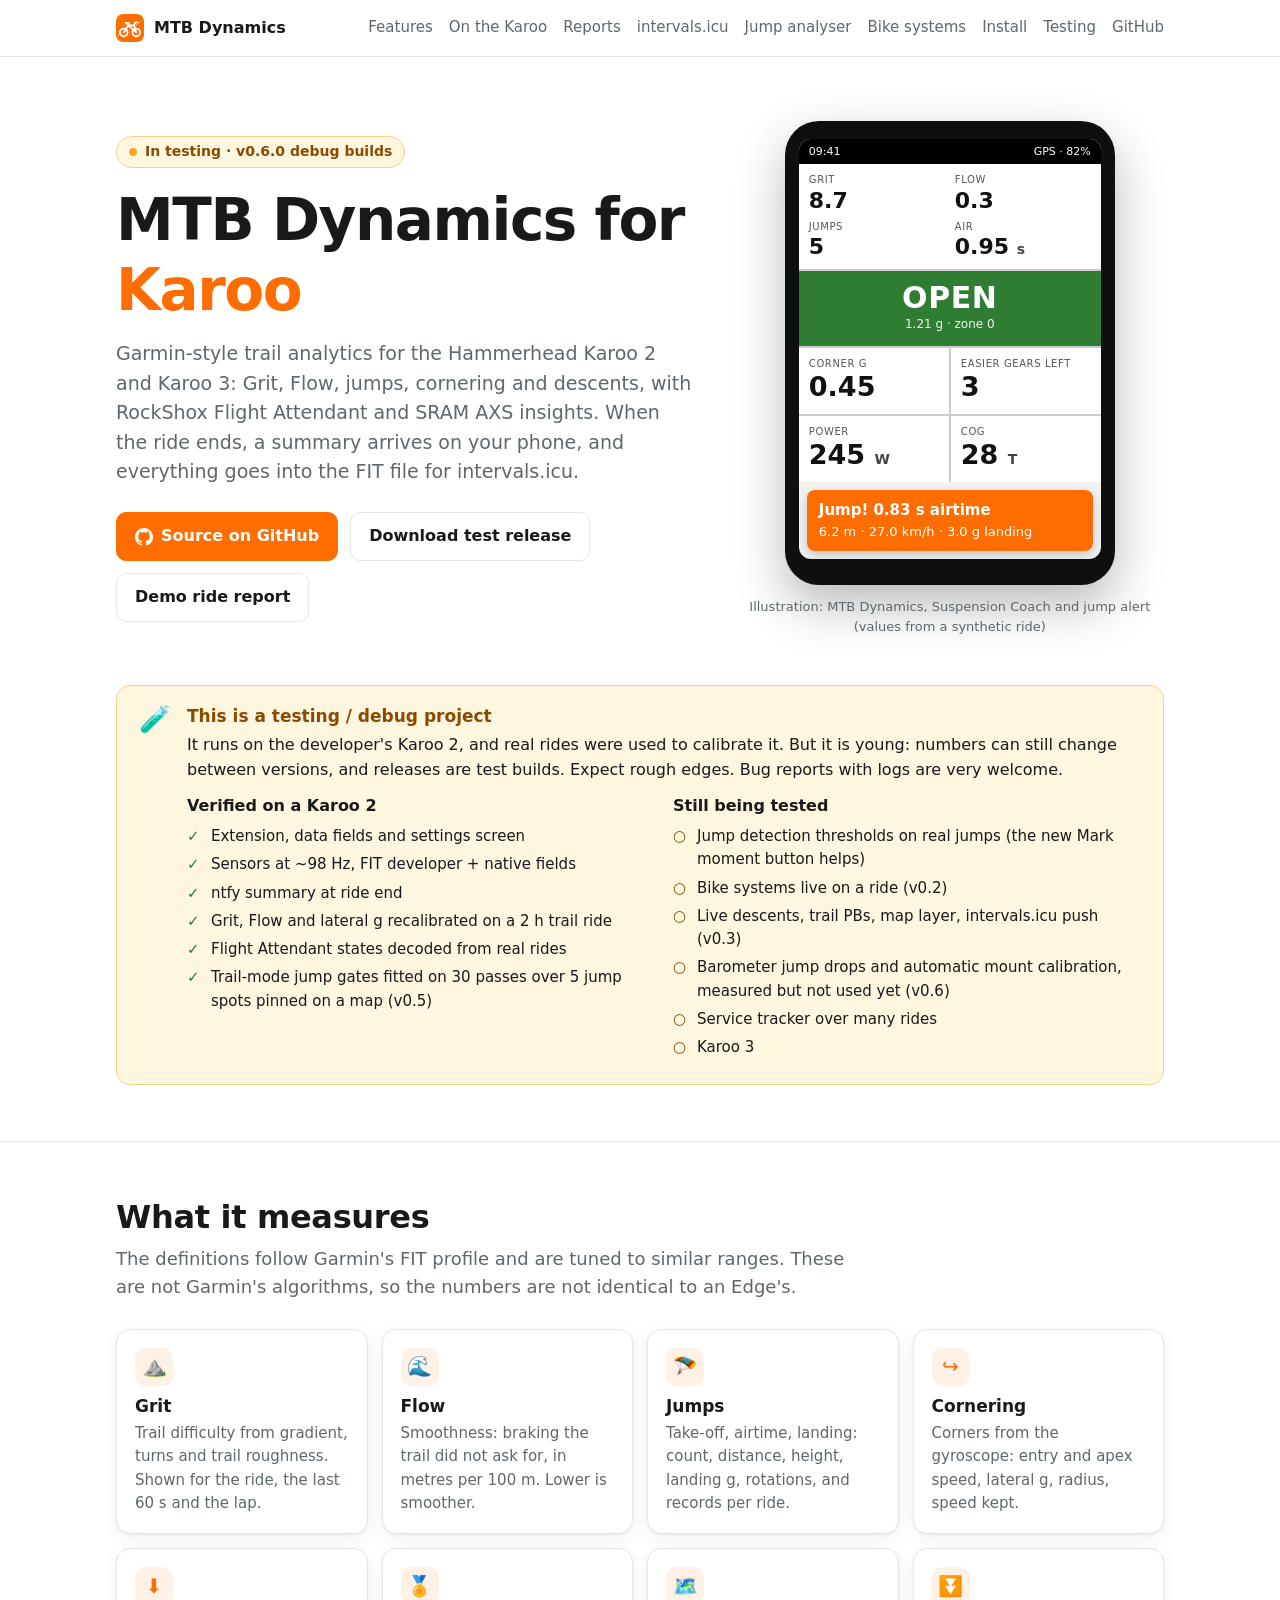
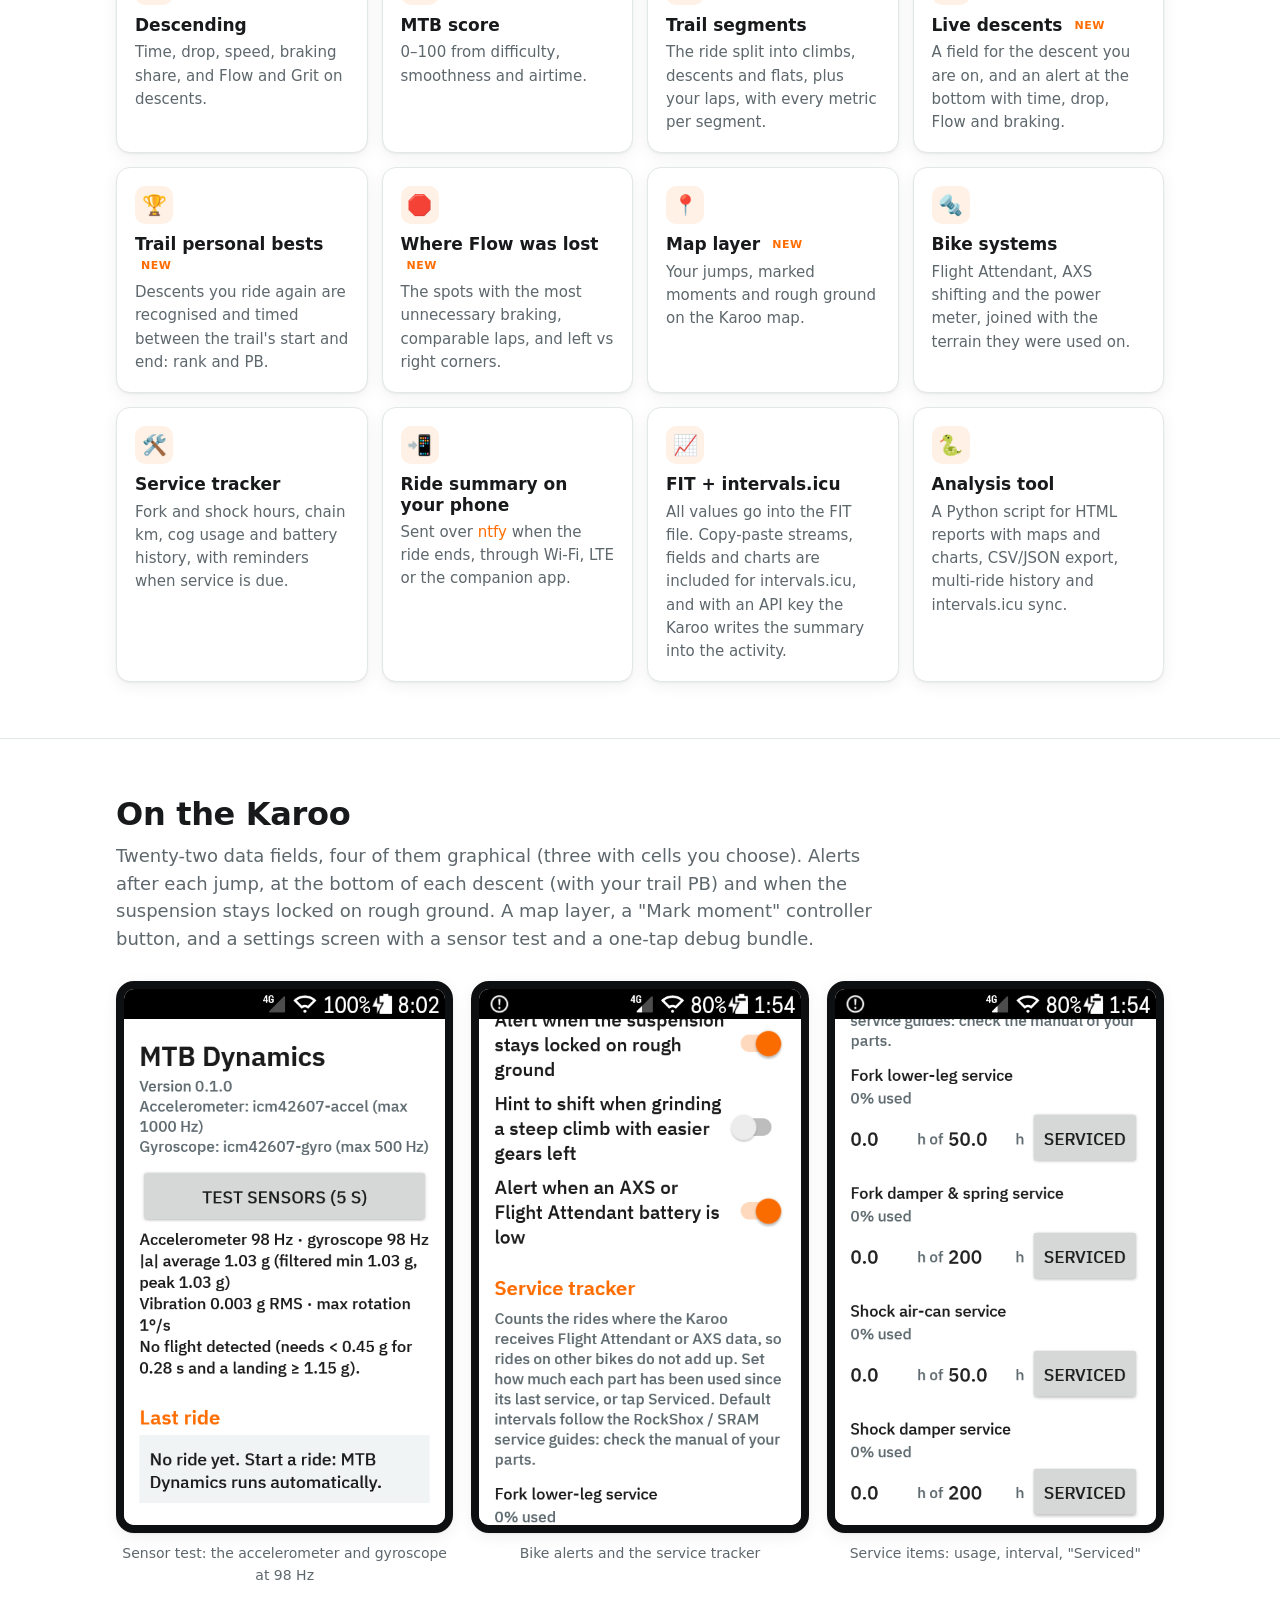
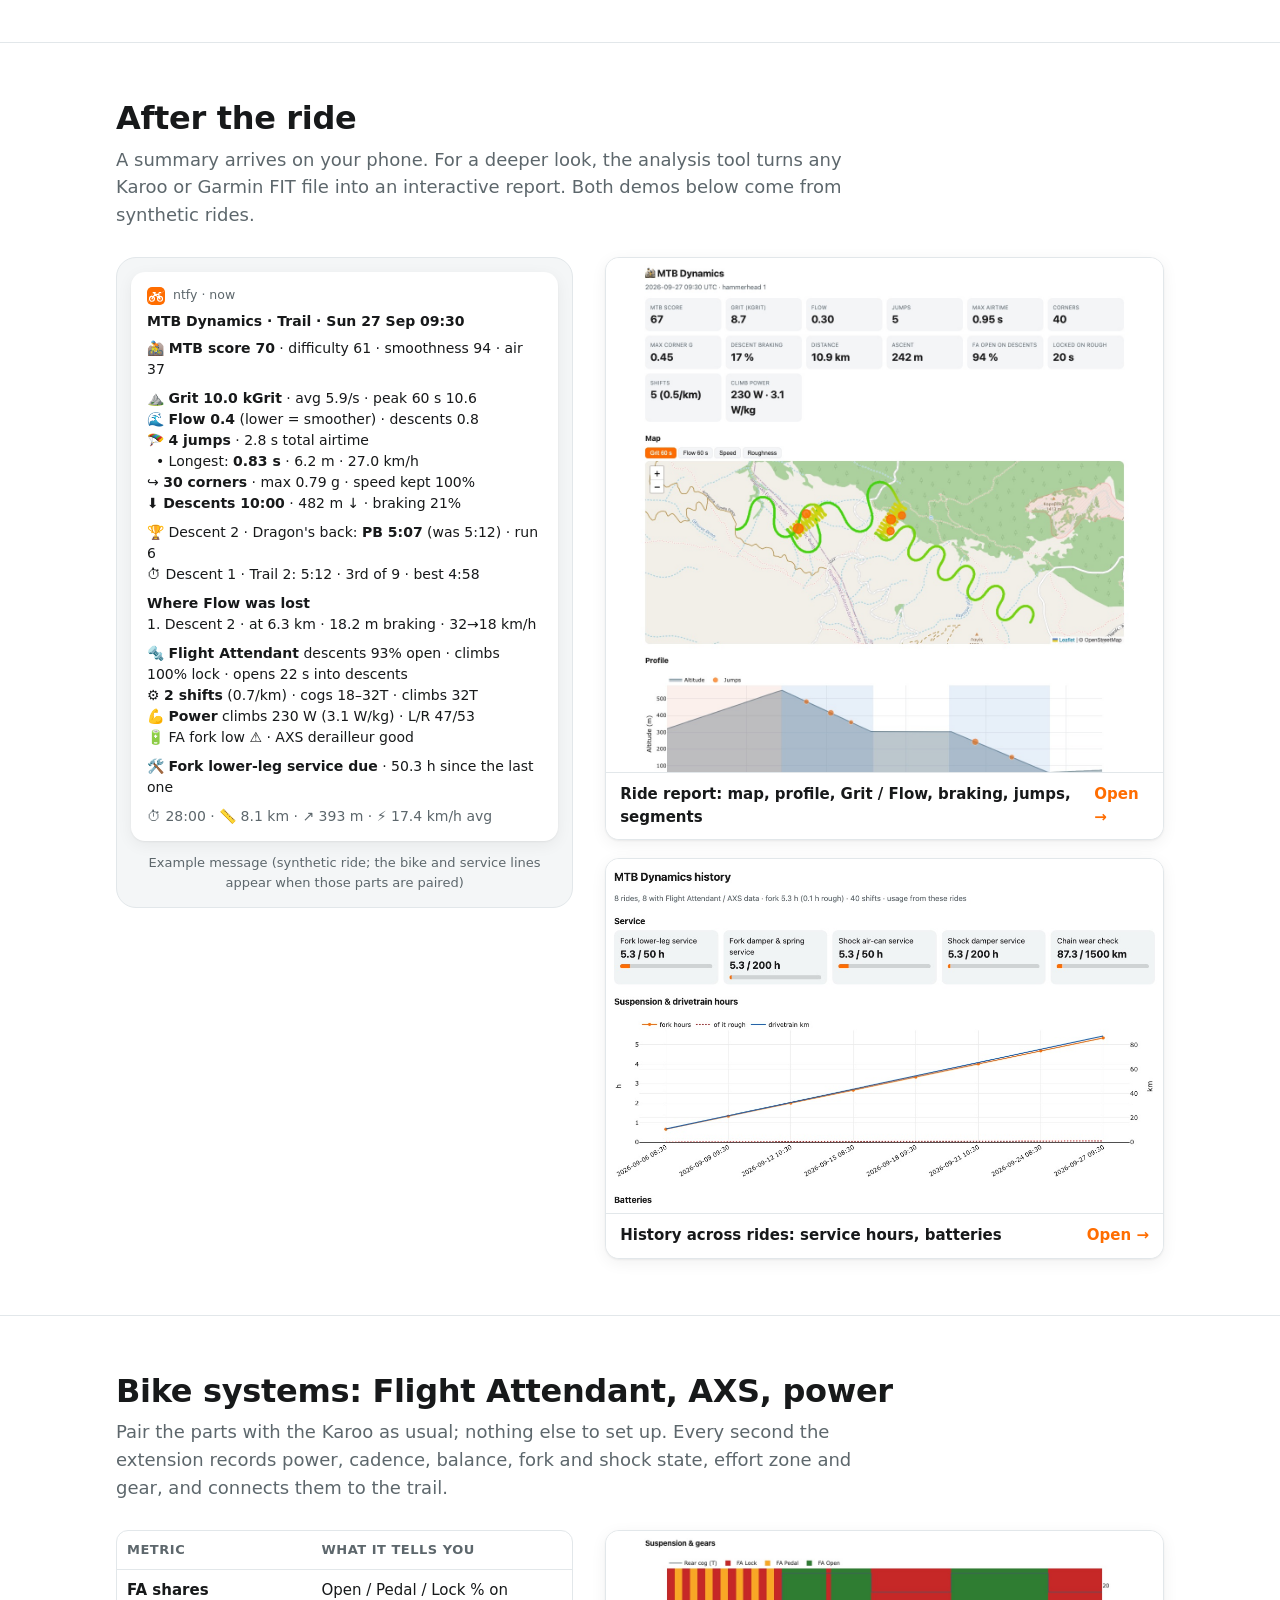
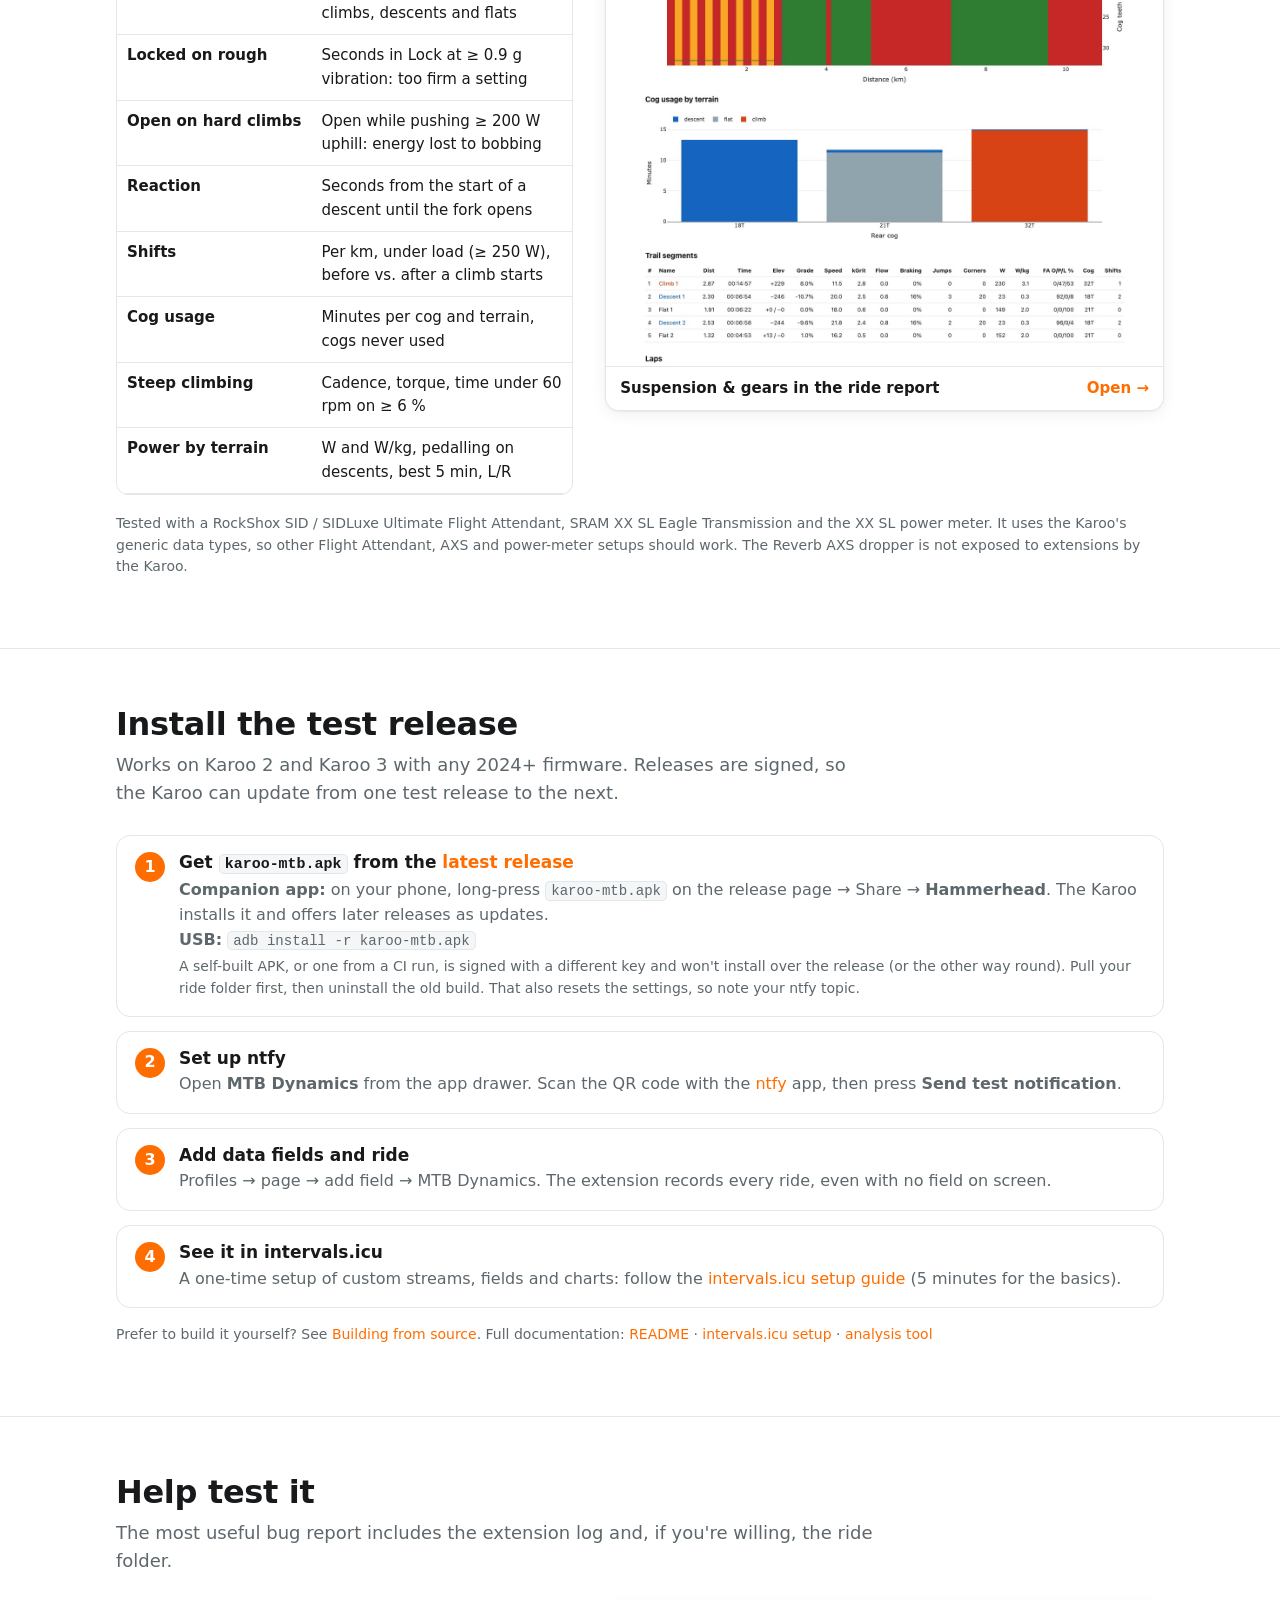
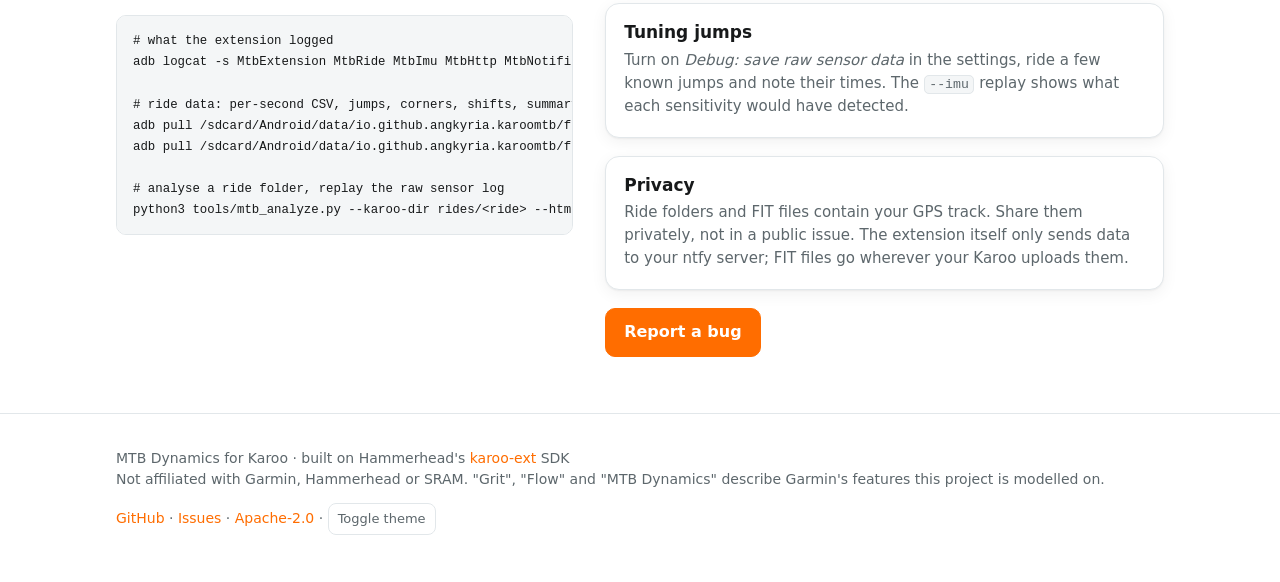
<file: docs/index.html>
<!doctype html>
<html lang="en">
<head>
<meta charset="utf-8">
<meta name="viewport" content="width=device-width, initial-scale=1">
<title>MTB Dynamics for Karoo</title>
<meta name="description" content="Garmin-style MTB Dynamics for Hammerhead Karoo 2 and Karoo 3: Grit, Flow, jumps, cornering, descents and trail segments, plus RockShox Flight Attendant and SRAM AXS analytics. Testing builds.">
<meta property="og:title" content="MTB Dynamics for Karoo">
<meta property="og:description" content="Grit, Flow, jumps and trail analytics for Hammerhead Karoo, with Flight Attendant and AXS insights. Open source, in testing.">
<meta property="og:image" content="https://angkyria.github.io/karoo-mtb/img/report.jpg">
<meta property="og:type" content="website">
<link rel="icon" href="img/icon.svg" type="image/svg+xml">
<link rel="stylesheet" href="site.css">
</head>
<body>
<nav>
  <div class="wrap">
    <a class="brand" href="#top"><img src="img/icon.svg" alt="">MTB Dynamics</a>
    <div class="links">
      <a href="#features">Features</a>
      <a class="opt" href="#karoo">On the Karoo</a>
      <a href="#report">Reports</a>
      <a href="intervals-icu.html">intervals.icu</a>
      <a href="analyser/">Jump analyser</a>
      <a class="opt" href="#bike">Bike systems</a>
      <a href="#install">Install</a>
      <a href="#testing">Testing</a>
      <a href="https://github.com/angkyria/karoo-mtb">GitHub</a>
    </div>
  </div>
</nav>

<header class="hero" id="top">
  <div class="wrap hero-grid">
    <div>
      <span class="pill">In testing · v0.6.0 debug builds</span>
      <h1>MTB Dynamics for <span>Karoo</span></h1>
      <p>Garmin-style trail analytics for the Hammerhead Karoo 2 and Karoo 3: Grit, Flow, jumps,
        cornering and descents, with RockShox Flight Attendant and SRAM AXS insights. When the ride
        ends, a summary arrives on your phone, and everything goes into the FIT file for intervals.icu.</p>
      <div class="buttons">
        <a class="btn primary" href="https://github.com/angkyria/karoo-mtb">
          <svg viewBox="0 0 16 16" fill="currentColor" aria-hidden="true"><path d="M8 0C3.58 0 0 3.58 0 8c0 3.54 2.29 6.53 5.47 7.59.4.07.55-.17.55-.38 0-.19-.01-.82-.01-1.49-2.01.37-2.53-.49-2.69-.94-.09-.23-.48-.94-.82-1.13-.28-.15-.68-.52-.01-.53.63-.01 1.08.58 1.23.82.72 1.21 1.87.87 2.33.66.07-.52.28-.87.51-1.07-1.78-.2-3.64-.89-3.64-3.95 0-.87.31-1.59.82-2.15-.08-.2-.36-1.02.08-2.12 0 0 .67-.21 2.2.82.64-.18 1.32-.27 2-.27.68 0 1.36.09 2 .27 1.53-1.04 2.2-.82 2.2-.82.44 1.1.16 1.92.08 2.12.51.56.82 1.27.82 2.15 0 3.07-1.87 3.75-3.65 3.95.29.25.54.73.54 1.48 0 1.07-.01 1.93-.01 2.2 0 .21.15.46.55.38A8.013 8.013 0 0016 8c0-4.42-3.58-8-8-8z"/></svg>
          Source on GitHub</a>
        <a class="btn" href="https://github.com/angkyria/karoo-mtb/releases/latest">Download test release</a>
        <a class="btn" href="demo/report.html">Demo ride report</a>
      </div>
    </div>
    <div>
      <div class="karoo" role="img" aria-label="Illustration of MTB Dynamics data fields on a Karoo screen">
        <div class="screen">
          <div class="statusbar"><span>09:41</span><span>GPS · 82%</span></div>
          <div class="tiles">
            <div class="tile wide">
              <div class="quad">
                <div><div class="k">Grit</div><div class="v">8.7</div></div>
                <div><div class="k">Flow</div><div class="v">0.3</div></div>
                <div><div class="k">Jumps</div><div class="v">5</div></div>
                <div><div class="k">Air</div><div class="v">0.95 <small>s</small></div></div>
              </div>
            </div>
            <div class="tile wide coach">
              <div class="v">OPEN</div>
              <div class="h">1.21 g · zone 0</div>
            </div>
            <div class="tile"><div class="k">Corner G</div><div class="v">0.45</div></div>
            <div class="tile"><div class="k">Easier gears left</div><div class="v">3</div></div>
            <div class="tile"><div class="k">Power</div><div class="v">245 <small>W</small></div></div>
            <div class="tile"><div class="k">Cog</div><div class="v">28 <small>T</small></div></div>
          </div>
          <div class="alert"><b>Jump! 0.83 s airtime</b>6.2 m · 27.0 km/h · 3.0 g landing</div>
        </div>
      </div>
      <div class="caption">Illustration: MTB Dynamics, Suspension Coach and jump alert (values from a synthetic ride)</div>
    </div>
  </div>
</header>

<section id="status" style="border-top:0; padding-top:0">
  <div class="wrap">
    <div class="banner">
      <div class="icon" aria-hidden="true">🧪</div>
      <div>
        <h3>This is a testing / debug project</h3>
        <p>It runs on the developer's Karoo 2, and real rides were used to calibrate it. But it is young:
          numbers can still change between versions, and releases are test builds. Expect rough edges. Bug reports with logs are very welcome.</p>
        <div class="cols2">
          <div>
            <strong>Verified on a Karoo 2</strong>
            <ul class="check">
              <li>Extension, data fields and settings screen</li>
              <li>Sensors at ~98 Hz, FIT developer + native fields</li>
              <li>ntfy summary at ride end</li>
              <li>Grit, Flow and lateral g recalibrated on a 2 h trail ride</li>
              <li>Flight Attendant states decoded from real rides</li>
              <li>Trail-mode jump gates fitted on 30 passes over 5 jump spots pinned on a map (v0.5)</li>
            </ul>
          </div>
          <div>
            <strong>Still being tested</strong>
            <ul class="todo">
              <li>Jump detection thresholds on real jumps (the new Mark moment button helps)</li>
              <li>Bike systems live on a ride (v0.2)</li>
              <li>Live descents, trail PBs, map layer, intervals.icu push (v0.3)</li>
              <li>Barometer jump drops and automatic mount calibration, measured but not used yet (v0.6)</li>
              <li>Service tracker over many rides</li>
              <li>Karoo 3</li>
            </ul>
          </div>
        </div>
      </div>
    </div>
  </div>
</section>

<section id="features">
  <div class="wrap">
    <h2>What it measures</h2>
    <p class="lead">The definitions follow Garmin's FIT profile and are tuned to similar ranges. These are not Garmin's algorithms, so the numbers are not identical to an Edge's.</p>
    <div class="grid">
      <div class="card"><div class="ic">⛰️</div><h3>Grit</h3><p>Trail difficulty from gradient, turns and trail roughness. Shown for the ride, the last 60 s and the lap.</p></div>
      <div class="card"><div class="ic">🌊</div><h3>Flow</h3><p>Smoothness: braking the trail did not ask for, in metres per 100 m. Lower is smoother.</p></div>
      <div class="card"><div class="ic">🪂</div><h3>Jumps</h3><p>Take-off, airtime, landing: count, distance, height, landing g, rotations, and records per ride.</p></div>
      <div class="card"><div class="ic">↪️</div><h3>Cornering</h3><p>Corners from the gyroscope: entry and apex speed, lateral g, radius, speed kept.</p></div>
      <div class="card"><div class="ic">⬇️</div><h3>Descending</h3><p>Time, drop, speed, braking share, and Flow and Grit on descents.</p></div>
      <div class="card"><div class="ic">🏅</div><h3>MTB score</h3><p>0–100 from difficulty, smoothness and airtime.</p></div>
      <div class="card"><div class="ic">🗺️</div><h3>Trail segments</h3><p>The ride split into climbs, descents and flats, plus your laps, with every metric per segment.</p></div>
      <div class="card"><div class="ic">⏬</div><h3>Live descents <span class="tag">new</span></h3><p>A field for the descent you are on, and an alert at the bottom with time, drop, Flow and braking.</p></div>
      <div class="card"><div class="ic">🏆</div><h3>Trail personal bests <span class="tag">new</span></h3><p>Descents you ride again are recognised and timed between the trail's start and end: rank and PB.</p></div>
      <div class="card"><div class="ic">🛑</div><h3>Where Flow was lost <span class="tag">new</span></h3><p>The spots with the most unnecessary braking, comparable laps, and left vs right corners.</p></div>
      <div class="card"><div class="ic">📍</div><h3>Map layer <span class="tag">new</span></h3><p>Your jumps, marked moments and rough ground on the Karoo map.</p></div>
      <div class="card"><div class="ic">🔩</div><h3>Bike systems</h3><p>Flight Attendant, AXS shifting and the power meter, joined with the terrain they were used on.</p></div>
      <div class="card"><div class="ic">🛠️</div><h3>Service tracker</h3><p>Fork and shock hours, chain km, cog usage and battery history, with reminders when service is due.</p></div>
      <div class="card"><div class="ic">📲</div><h3>Ride summary on your phone</h3><p>Sent over <a href="https://ntfy.sh">ntfy</a> when the ride ends, through Wi-Fi, LTE or the companion app.</p></div>
      <div class="card"><div class="ic">📈</div><h3>FIT + intervals.icu</h3><p>All values go into the FIT file. Copy-paste streams, fields and charts are included for intervals.icu, and with an API key the Karoo writes the summary into the activity.</p></div>
      <div class="card"><div class="ic">🐍</div><h3>Analysis tool</h3><p>A Python script for HTML reports with maps and charts, CSV/JSON export, multi-ride history and intervals.icu sync.</p></div>
    </div>
  </div>
</section>

<section id="karoo">
  <div class="wrap">
    <h2>On the Karoo</h2>
    <p class="lead">Twenty-two data fields, four of them graphical (three with cells you choose). Alerts after each jump, at the bottom of each descent (with your trail PB) and when the suspension stays locked on rough ground. A map layer, a "Mark moment" controller button, and a settings screen with a sensor test and a one-tap debug bundle.</p>
    <div class="shots">
      <figure class="shot"><img src="img/karoo-sensors.png" alt="Settings screen with the sensor test result on a Karoo 2" loading="lazy" width="480" height="800"><figcaption>Sensor test: the accelerometer and gyroscope at 98 Hz</figcaption></figure>
      <figure class="shot"><img src="img/karoo-alerts.png" alt="Bike-system alert switches and service tracker introduction" loading="lazy" width="480" height="800"><figcaption>Bike alerts and the service tracker</figcaption></figure>
      <figure class="shot"><img src="img/karoo-service.png" alt="Service items with hours used, interval and a Serviced button" loading="lazy" width="480" height="800"><figcaption>Service items: usage, interval, "Serviced"</figcaption></figure>
    </div>
  </div>
</section>

<section id="report">
  <div class="wrap">
    <h2>After the ride</h2>
    <p class="lead">A summary arrives on your phone. For a deeper look, the analysis tool turns any Karoo or Garmin FIT file into an interactive report. Both demos below come from synthetic rides.</p>
    <div class="split">
      <div class="phone">
        <div class="notif">
          <div class="app"><img src="img/icon.svg" alt="">ntfy · now</div>
          <div class="title">MTB Dynamics · Trail · Sun 27 Sep 09:30</div>
          <p><strong>🚵 MTB score 70</strong> · difficulty 61 · smoothness 94 · air 37</p>
          <p>⛰️ <strong>Grit 10.0 kGrit</strong> · avg 5.9/s · peak 60 s 10.6<br>
            🌊 <strong>Flow 0.4</strong> (lower = smoother) · descents 0.8<br>
            🪂 <strong>4 jumps</strong> · 2.8 s total airtime<br>
            &nbsp;&nbsp;• Longest: <strong>0.83 s</strong> · 6.2 m · 27.0 km/h<br>
            ↪️ <strong>30 corners</strong> · max 0.79 g · speed kept 100%<br>
            ⬇️ <strong>Descents 10:00</strong> · 482 m ↓ · braking 21%</p>
          <p>🏆 Descent 2 · Dragon's back: <strong>PB 5:07</strong> (was 5:12) · run 6<br>
            ⏱ Descent 1 · Trail 2: 5:12 · 3rd of 9 · best 4:58</p>
          <p><strong>Where Flow was lost</strong><br>
            1. Descent 2 · at 6.3 km · 18.2 m braking · 32→18 km/h</p>
          <p>🔩 <strong>Flight Attendant</strong> descents 93% open · climbs 100% lock · opens 22 s into descents<br>
            ⚙️ <strong>2 shifts</strong> (0.7/km) · cogs 18–32T · climbs 32T<br>
            💪 <strong>Power</strong> climbs 230 W (3.1 W/kg) · L/R 47/53<br>
            🔋 FA fork low ⚠️ · AXS derailleur good</p>
          <p>🛠️ <strong>Fork lower-leg service due</strong> · 50.3 h since the last one</p>
          <p>⏱ 28:00 · 📏 8.1 km · ↗ 393 m · ⚡ 17.4 km/h avg</p>
        </div>
        <div class="caption">Example message (synthetic ride; the bike and service lines appear when those parts are paired)</div>
      </div>
      <div class="stack">
        <a class="preview" href="demo/report.html">
          <img src="img/report.jpg" alt="Ride report: score cards, map coloured by Grit, altitude profile with jumps" loading="lazy" width="1280" height="1180">
          <div class="bar">Ride report: map, profile, Grit / Flow, braking, jumps, segments <span>Open →</span></div>
        </a>
        <a class="preview" href="demo/history.html">
          <img src="img/history.jpg" alt="History report: service cards and cumulative suspension hours" loading="lazy" width="1100" height="700">
          <div class="bar">History across rides: service hours, batteries <span>Open →</span></div>
        </a>
      </div>
    </div>
  </div>
</section>

<section id="bike">
  <div class="wrap">
    <h2>Bike systems: Flight Attendant, AXS, power</h2>
    <p class="lead">Pair the parts with the Karoo as usual; nothing else to set up. Every second the extension records power, cadence, balance, fork and shock state, effort zone and gear, and connects them to the trail.</p>
    <div class="split">
      <div class="table-wrap">
        <table>
          <tr><th>Metric</th><th>What it tells you</th></tr>
          <tr><td>FA shares</td><td>Open / Pedal / Lock % on climbs, descents and flats</td></tr>
          <tr><td>Locked on rough</td><td>Seconds in Lock at ≥ 0.9 g vibration: too firm a setting</td></tr>
          <tr><td>Open on hard climbs</td><td>Open while pushing ≥ 200 W uphill: energy lost to bobbing</td></tr>
          <tr><td>Reaction</td><td>Seconds from the start of a descent until the fork opens</td></tr>
          <tr><td>Shifts</td><td>Per km, under load (≥ 250 W), before vs. after a climb starts</td></tr>
          <tr><td>Cog usage</td><td>Minutes per cog and terrain, cogs never used</td></tr>
          <tr><td>Steep climbing</td><td>Cadence, torque, time under 60 rpm on ≥ 6 %</td></tr>
          <tr><td>Power by terrain</td><td>W and W/kg, pedalling on descents, best 5 min, L/R</td></tr>
        </table>
      </div>
      <a class="preview" href="demo/report.html">
        <img src="img/bike.jpg" alt="Suspension & gears chart: Flight Attendant state band with the rear cog, cog minutes per terrain, segment table with power and FA shares" loading="lazy" width="1280" height="1000">
        <div class="bar">Suspension &amp; gears in the ride report <span>Open →</span></div>
      </a>
    </div>
    <p class="muted small" style="margin-top:18px">Tested with a RockShox SID / SIDLuxe Ultimate Flight Attendant, SRAM XX SL Eagle Transmission and the XX SL power meter. It uses the Karoo's generic data types, so other Flight Attendant, AXS and power-meter setups should work. The Reverb AXS dropper is not exposed to extensions by the Karoo.</p>
  </div>
</section>

<section id="install">
  <div class="wrap">
    <h2>Install the test release</h2>
    <p class="lead">Works on Karoo 2 and Karoo 3 with any 2024+ firmware. Releases are signed, so the Karoo can update from one test release to the next.</p>
    <ol class="steps">
      <li><h3>Get <code>karoo-mtb.apk</code> from the <a href="https://github.com/angkyria/karoo-mtb/releases/latest">latest release</a></h3>
        <p><strong>Companion app:</strong> on your phone, long-press <code>karoo-mtb.apk</code> on the release page → Share → <strong>Hammerhead</strong>. The Karoo installs it and offers later releases as updates.<br>
          <strong>USB:</strong> <code>adb install -r karoo-mtb.apk</code></p>
        <p class="small">A self-built APK, or one from a CI run, is signed with a different key and won't install over the release (or the other way round). Pull your ride folder first, then uninstall the old build. That also resets the settings, so note your ntfy topic.</p></li>
      <li><h3>Set up ntfy</h3>
        <p>Open <strong>MTB Dynamics</strong> from the app drawer. Scan the QR code with the <a href="https://ntfy.sh">ntfy</a> app, then press <strong>Send test notification</strong>.</p></li>
      <li><h3>Add data fields and ride</h3>
        <p>Profiles → page → add field → MTB Dynamics. The extension records every ride, even with no field on screen.</p></li>
      <li><h3>See it in intervals.icu</h3>
        <p>A one-time setup of custom streams, fields and charts: follow the <a href="intervals-icu.html">intervals.icu setup guide</a> (5 minutes for the basics).</p></li>
    </ol>
    <p class="muted small" style="margin-top:16px">Prefer to build it yourself? See <a href="https://github.com/angkyria/karoo-mtb#building-from-source">Building from source</a>. Full documentation: <a href="https://github.com/angkyria/karoo-mtb#readme">README</a> · <a href="https://github.com/angkyria/karoo-mtb/blob/main/intervals-icu/README.md">intervals.icu setup</a> · <a href="https://github.com/angkyria/karoo-mtb/tree/main/tools">analysis tool</a></p>
  </div>
</section>

<section id="testing">
  <div class="wrap">
    <h2>Help test it</h2>
    <p class="lead">The most useful bug report includes the extension log and, if you're willing, the ride folder.</p>
    <div class="split">
      <div>
        <pre><code># what the extension logged
adb logcat -s MtbExtension MtbRide MtbImu MtbHttp MtbNotifier

# ride data: per-second CSV, jumps, corners, shifts, summary
adb pull /sdcard/Android/data/io.github.angkyria.karoomtb/files/rides
adb pull /sdcard/Android/data/io.github.angkyria.karoomtb/files/service.json

# analyse a ride folder, replay the raw sensor log
python3 tools/mtb_analyze.py --karoo-dir rides/&lt;ride&gt; --html report.html --imu</code></pre>
      </div>
      <div class="stack">
        <div class="card"><h3>Tuning jumps</h3><p>Turn on <em>Debug: save raw sensor data</em> in the settings, ride a few known jumps and note their times. The <code>--imu</code> replay shows what each sensitivity would have detected.</p></div>
        <div class="card"><h3>Privacy</h3><p>Ride folders and FIT files contain your GPS track. Share them privately, not in a public issue. The extension itself only sends data to your ntfy server; FIT files go wherever your Karoo uploads them.</p></div>
        <a class="btn primary" href="https://github.com/angkyria/karoo-mtb/issues/new/choose" style="justify-self:start">Report a bug</a>
      </div>
    </div>
  </div>
</section>

<footer>
  <div class="wrap">
    <div>MTB Dynamics for Karoo · built on Hammerhead's <a href="https://github.com/hammerheadnav/karoo-ext">karoo-ext</a> SDK<br>
      Not affiliated with Garmin, Hammerhead or SRAM. "Grit", "Flow" and "MTB Dynamics" describe Garmin's features this project is modelled on.</div>
    <div><a href="https://github.com/angkyria/karoo-mtb">GitHub</a> · <a href="https://github.com/angkyria/karoo-mtb/issues">Issues</a> · <a href="https://github.com/angkyria/karoo-mtb/blob/main/LICENSE">Apache-2.0</a> · <button class="theme-toggle" id="theme" type="button">Toggle theme</button></div>
  </div>
</footer>
<script>
  (function () {
    var root = document.documentElement, key = 'karoo-mtb-theme';
    try { var saved = localStorage.getItem(key); if (saved) root.setAttribute('data-theme', saved); } catch (e) {}
    document.getElementById('theme').addEventListener('click', function () {
      var dark = root.getAttribute('data-theme') ? root.getAttribute('data-theme') === 'dark'
        : matchMedia('(prefers-color-scheme: dark)').matches;
      var next = dark ? 'light' : 'dark';
      root.setAttribute('data-theme', next);
      try { localStorage.setItem(key, next); } catch (e) {}
    });
  })();
</script>
</body>
</html>
</file>
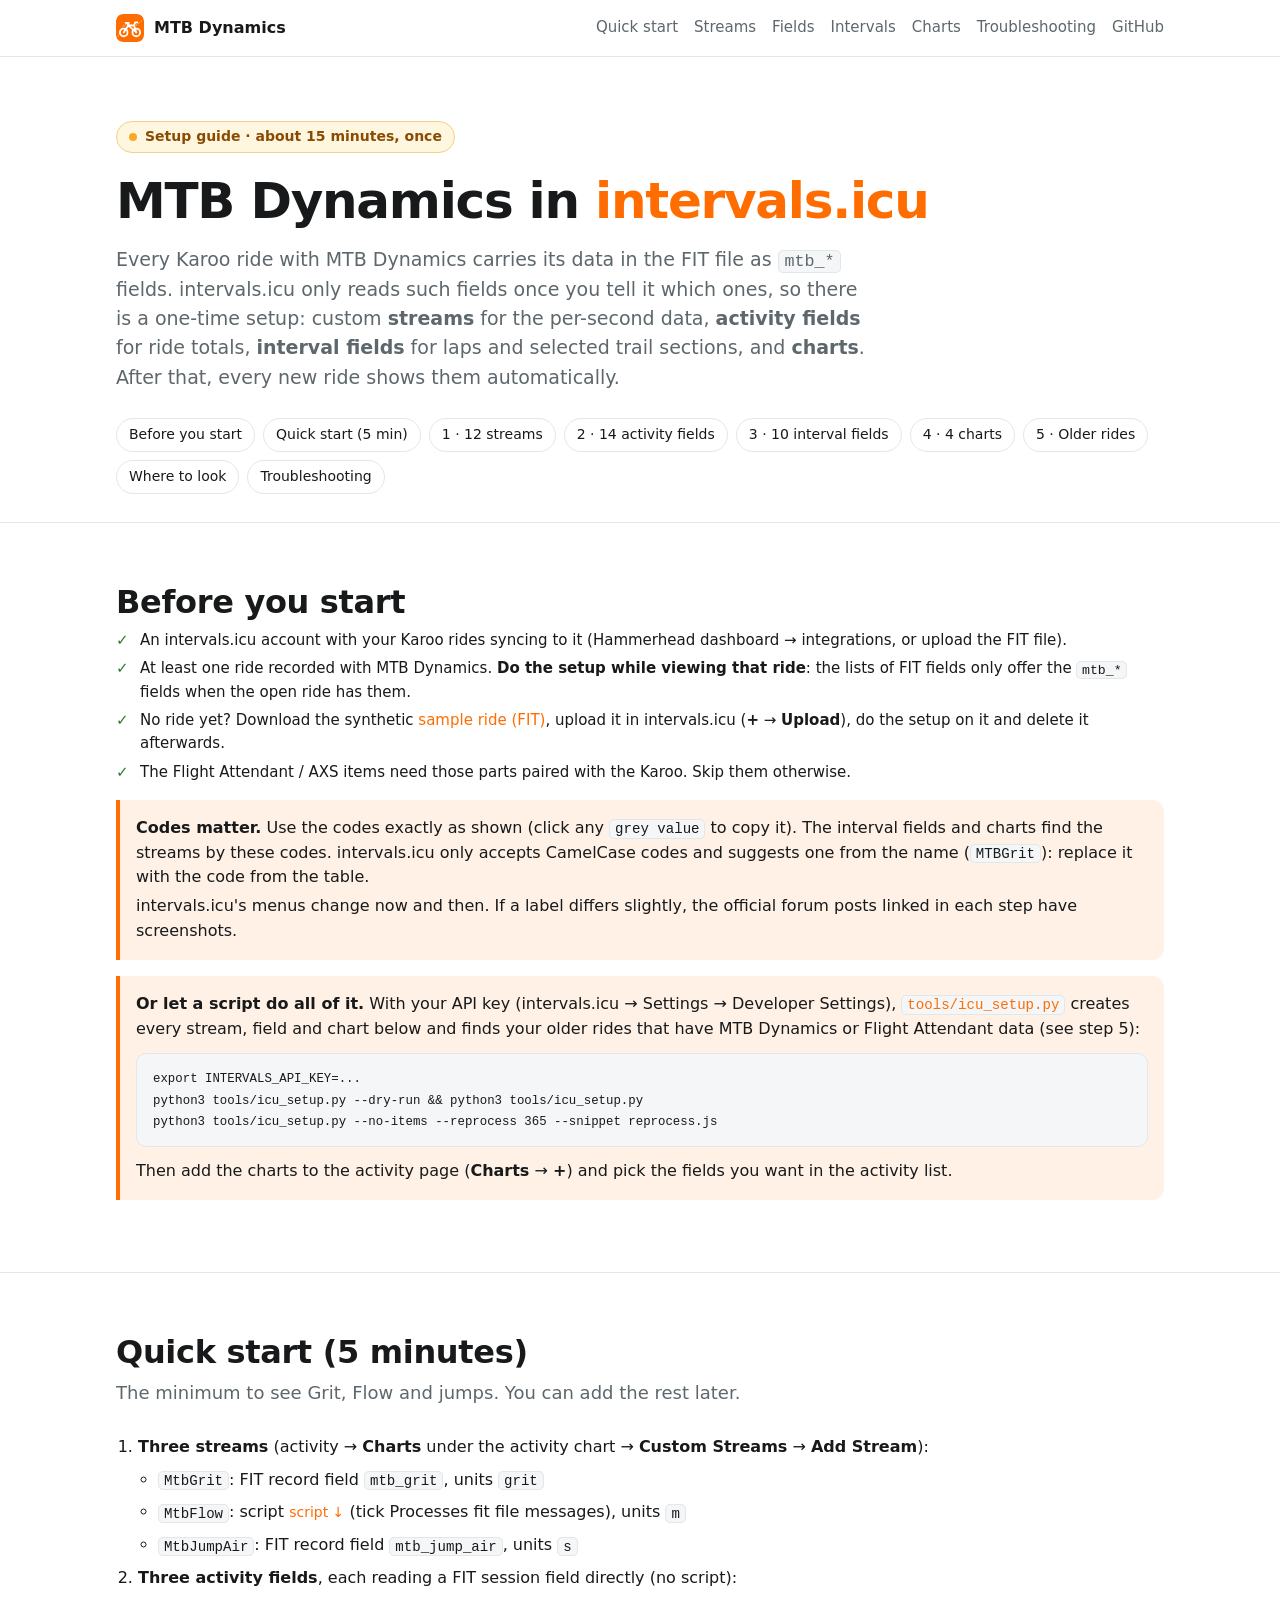
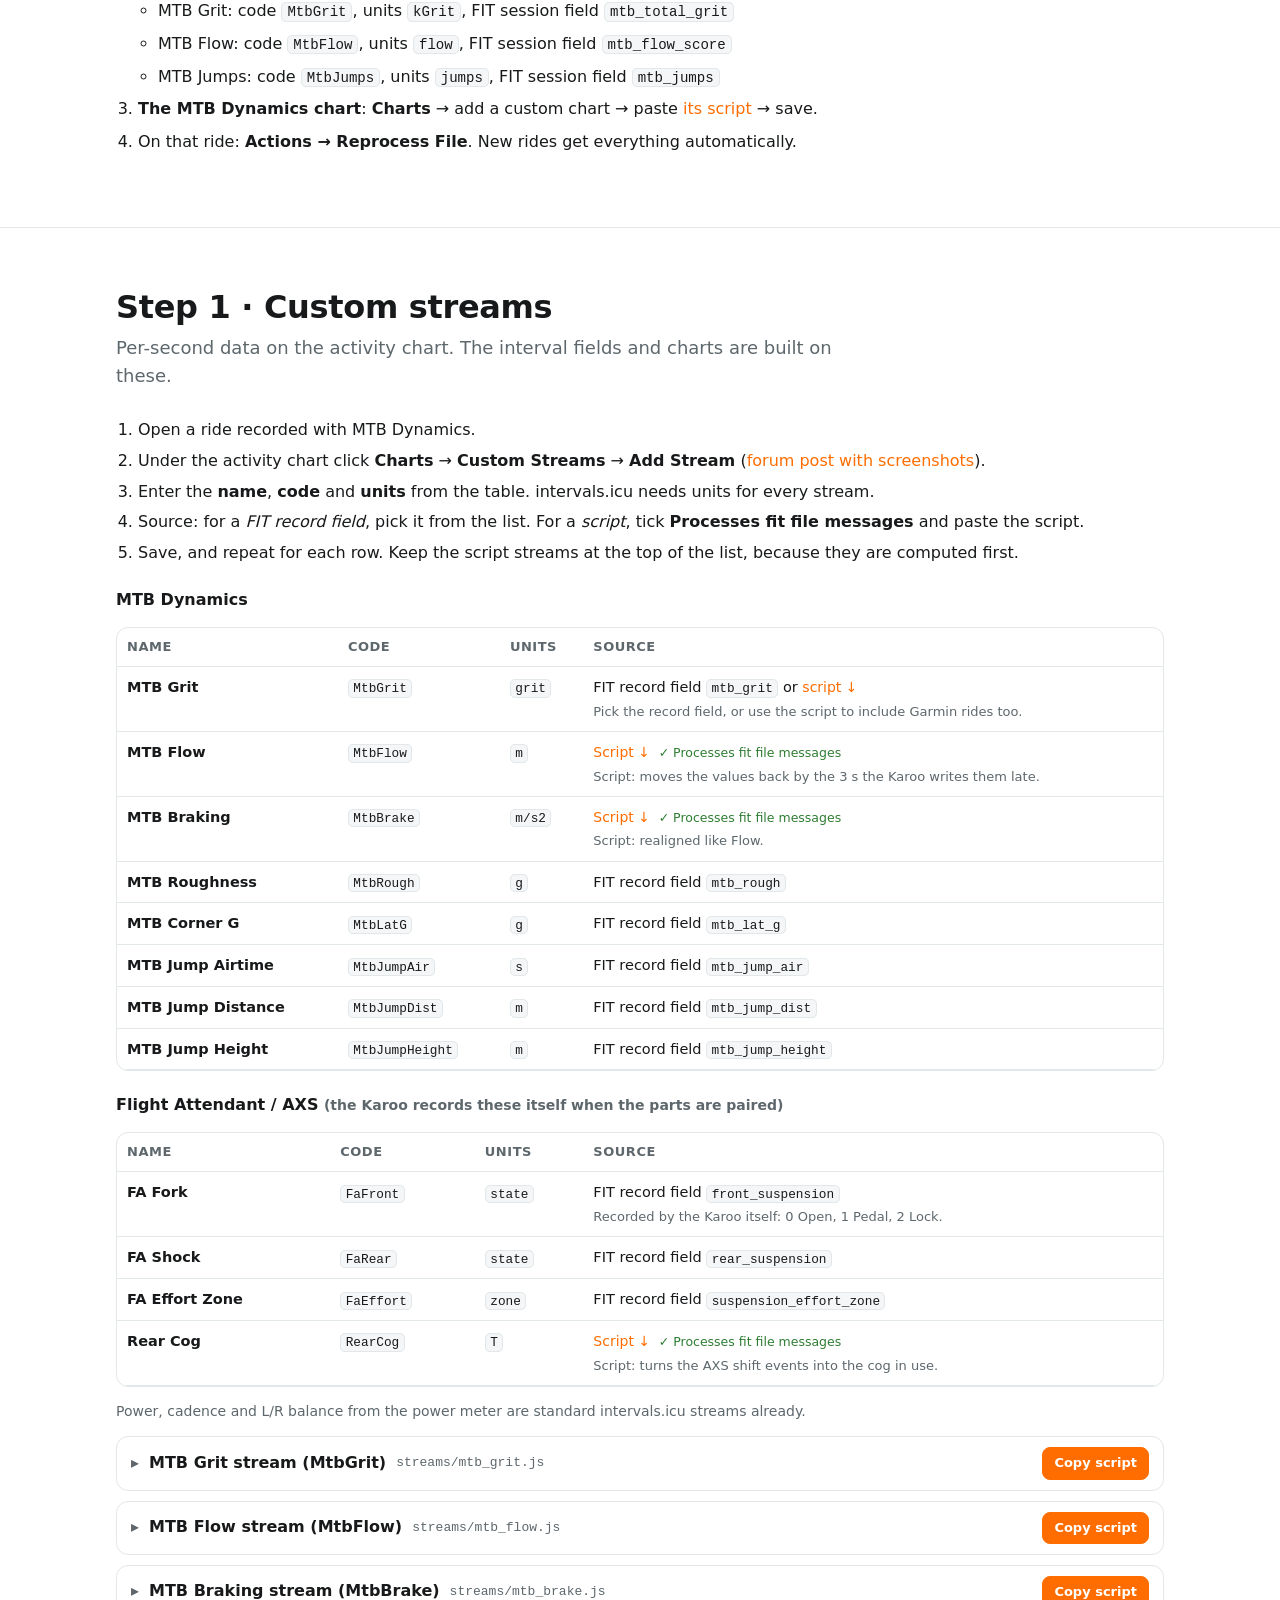
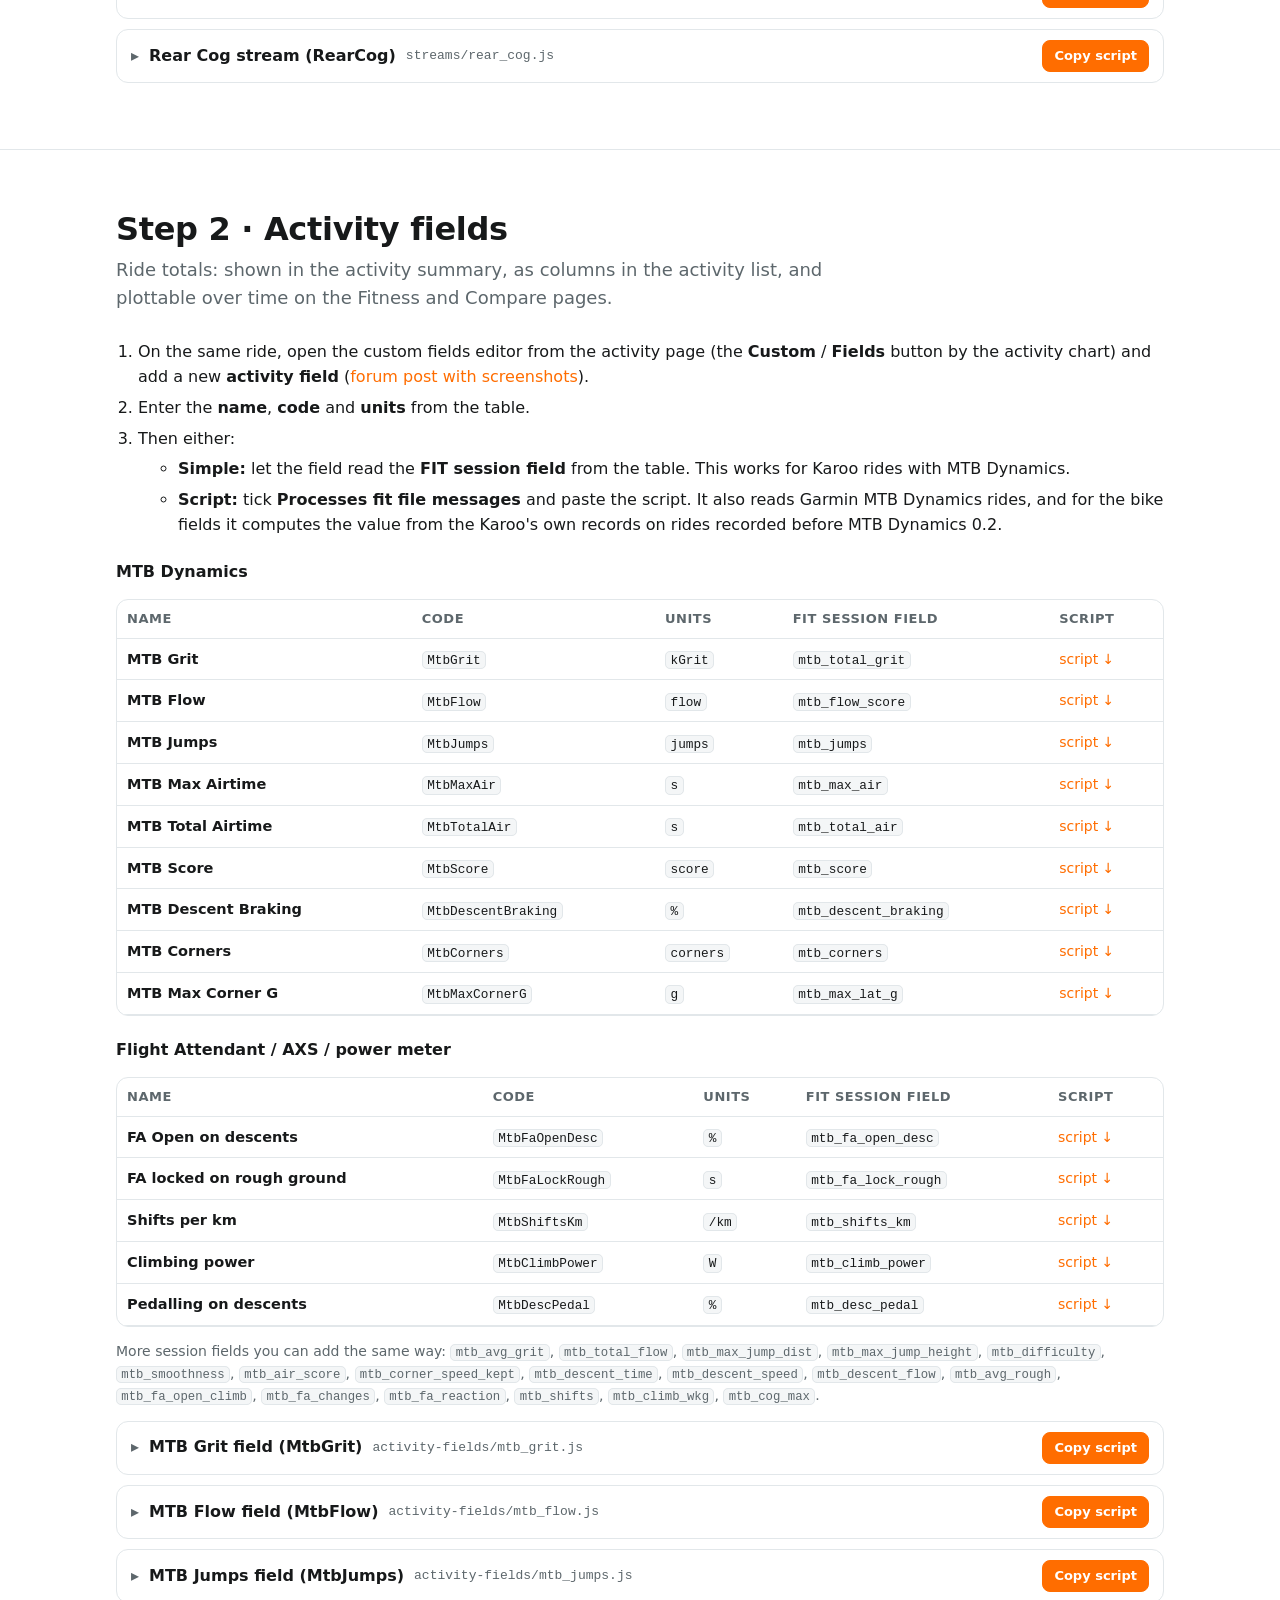
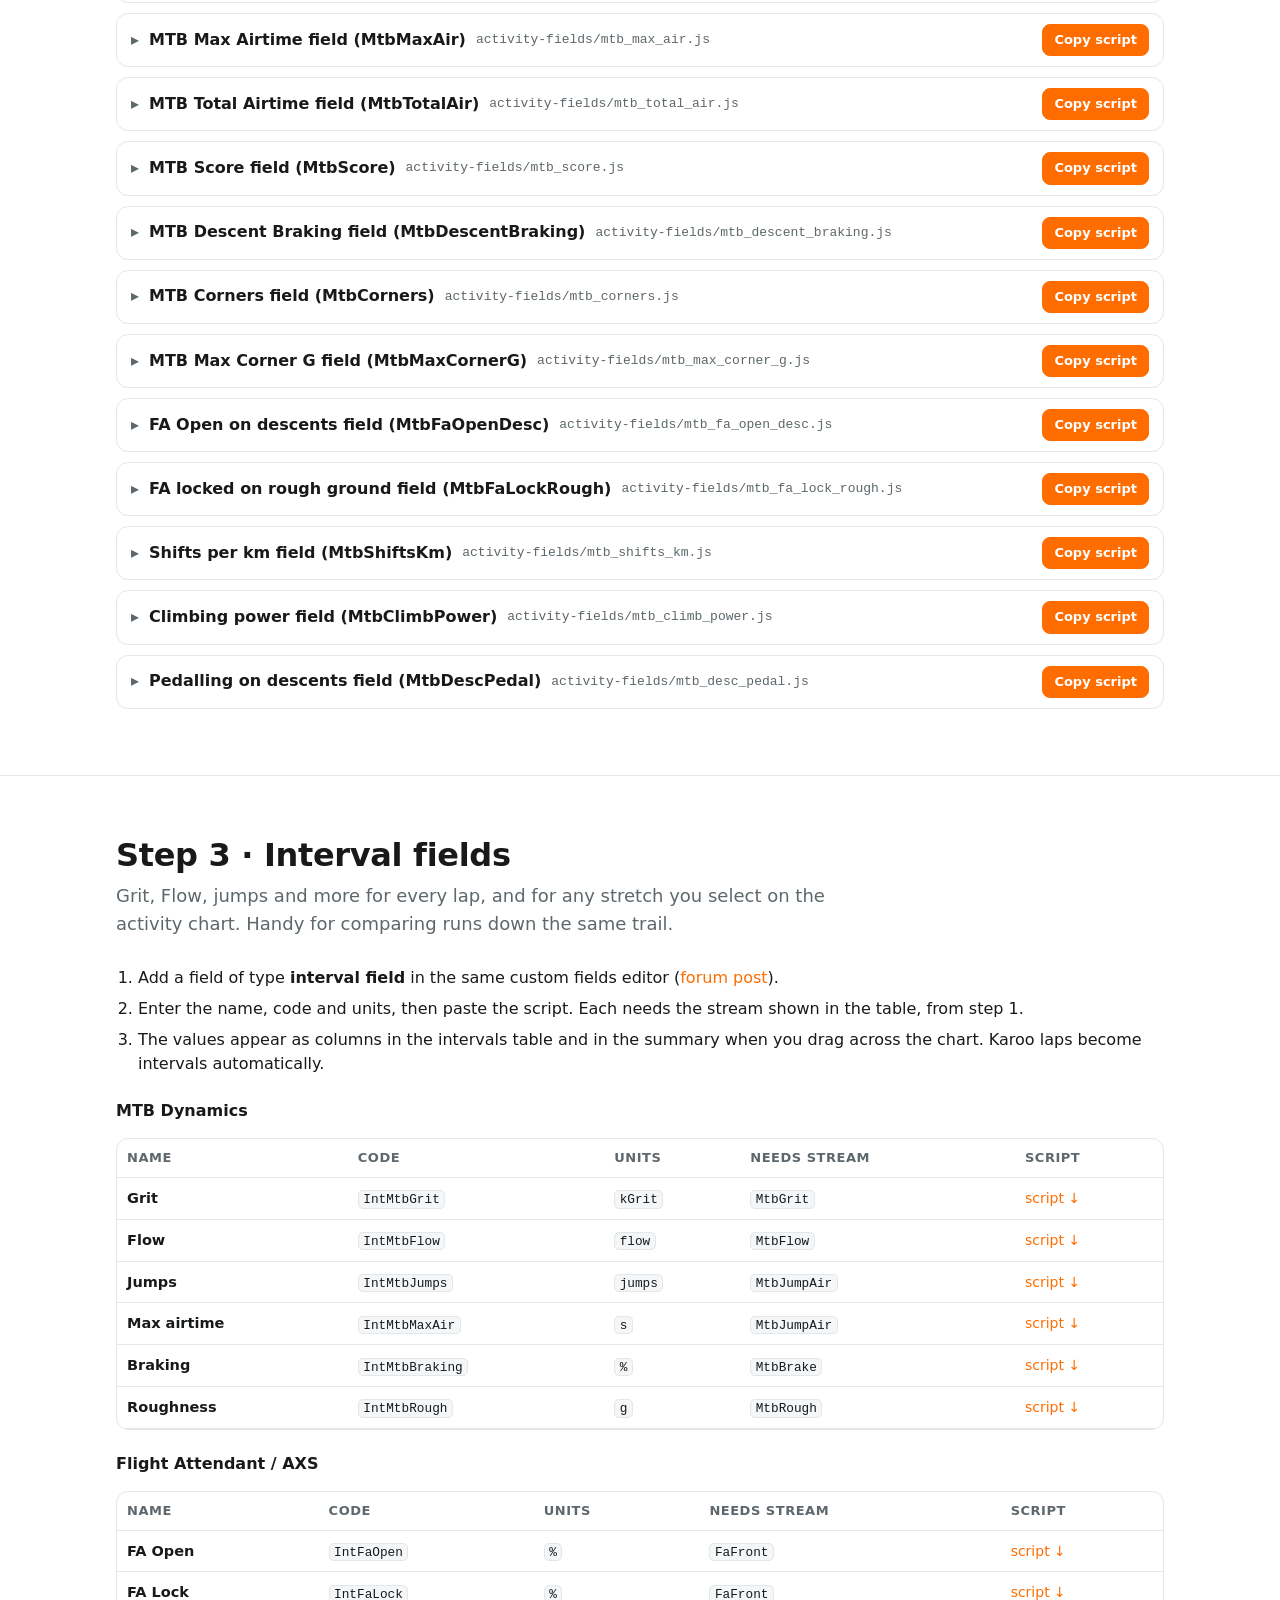
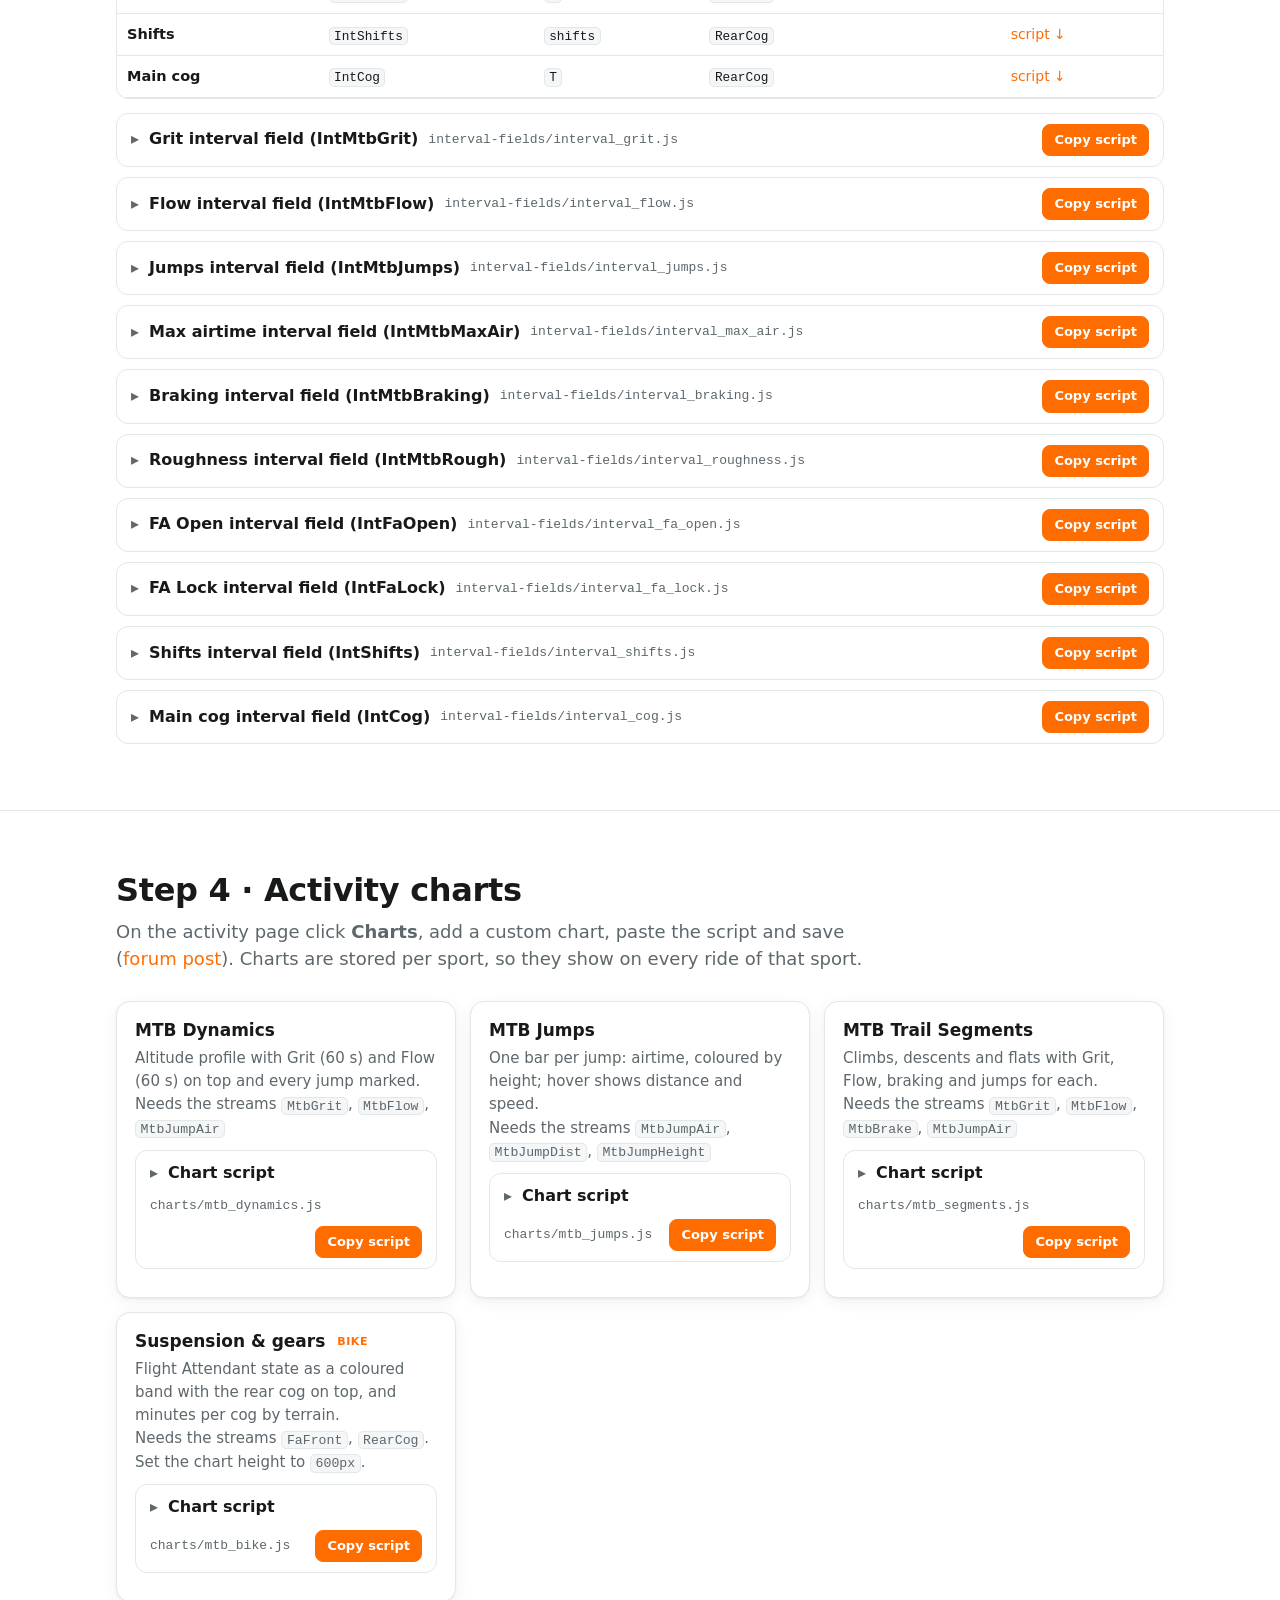
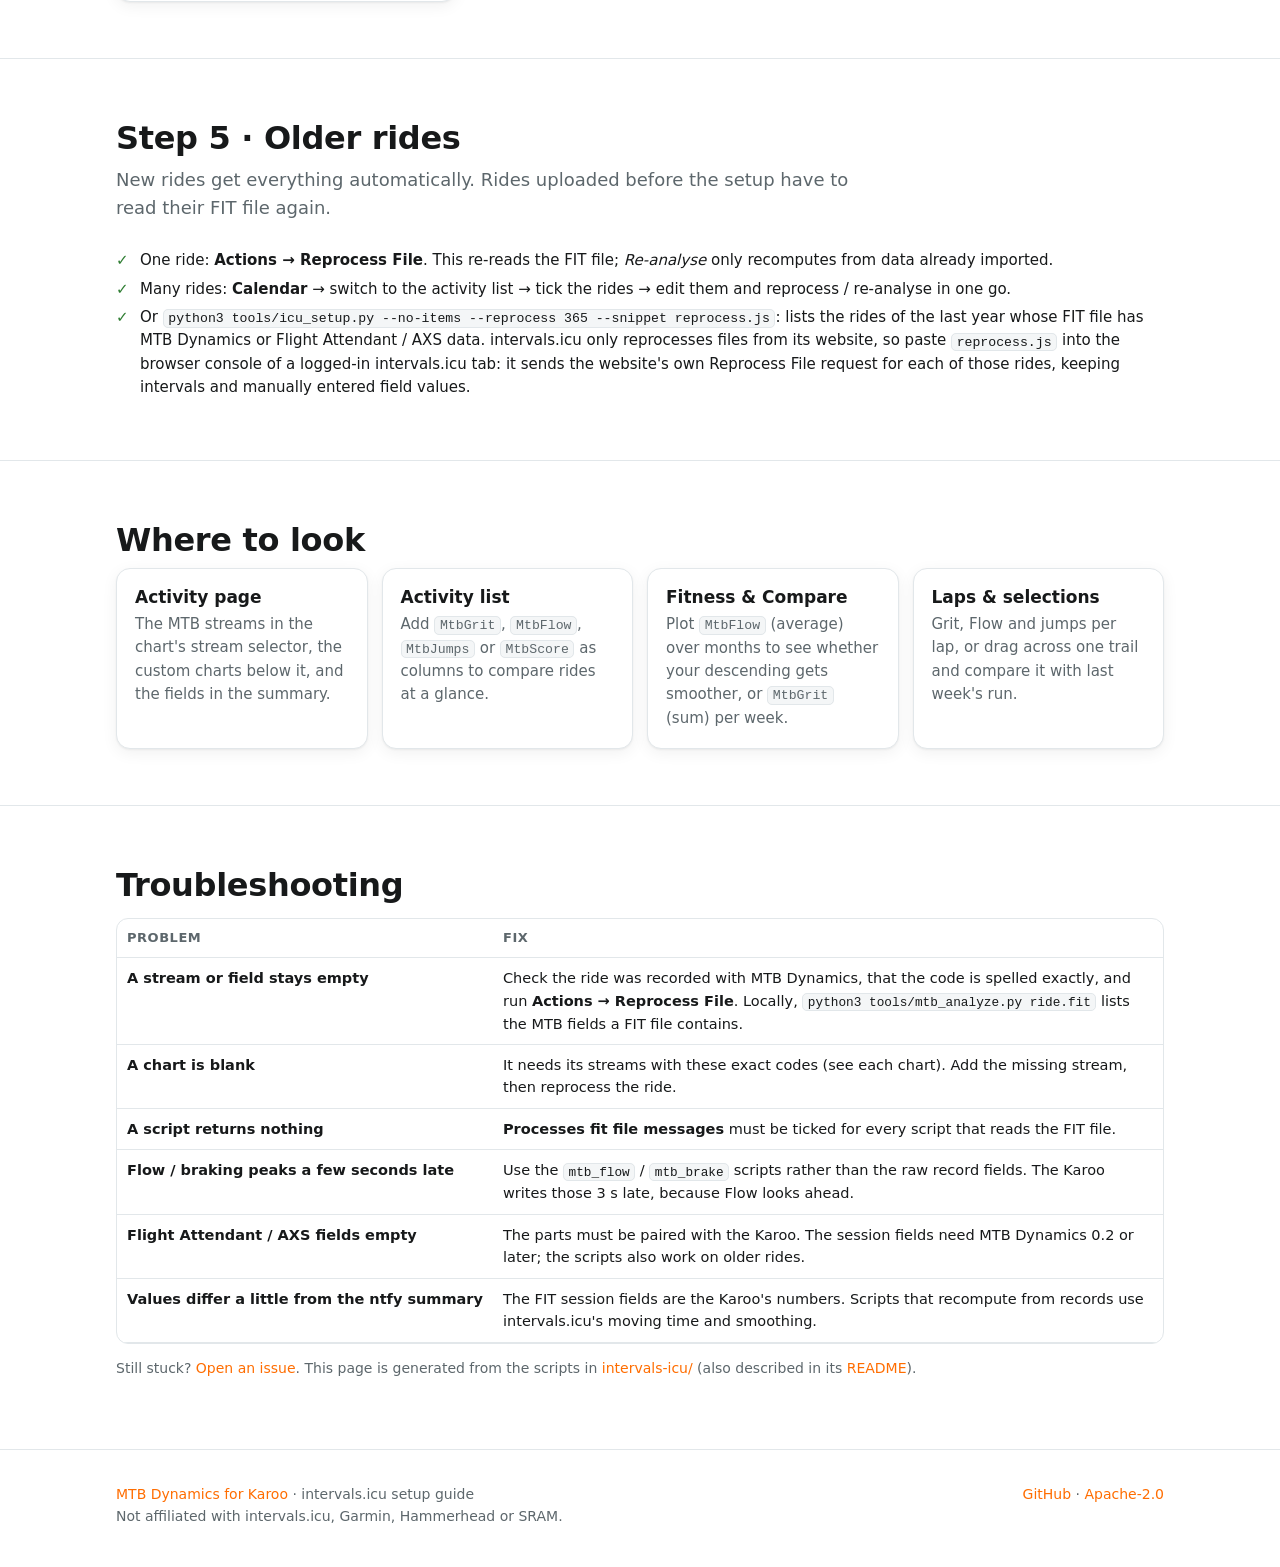
<file: docs/intervals-icu.html>
<!doctype html>
<html lang="en">
<head>
<meta charset="utf-8">
<meta name="viewport" content="width=device-width, initial-scale=1">
<title>MTB Dynamics in intervals.icu</title>
<meta name="description" content="Step-by-step guide: show Grit, Flow, jumps, Flight Attendant and AXS data from MTB Dynamics for Karoo in intervals.icu with custom streams, fields and charts.">
<link rel="icon" href="img/icon.svg" type="image/svg+xml">
<link rel="stylesheet" href="site.css">
<style>
.guide h2 { margin-top: 4px; }
.steps-ui { margin: 0 0 18px; padding-left: 22px; }
.steps-ui li { margin: 6px 0; }
.table-wrap { margin: 14px 0; }
.table-wrap td { font-size: 14.5px; }
.table-wrap td:first-child { white-space: normal; }
.chip { cursor: copy; white-space: nowrap; }
.chip:hover { border-color: var(--accent); }
.chip.copied { background: var(--accent); color: #fff; border-color: var(--accent); }
.note { color: var(--muted); font-size: 13px; margin-top: 3px; }
.tick { display: inline-block; font-size: 12.5px; color: var(--green); margin-left: 4px; }
.scriptref { white-space: nowrap; font-size: 14px; }
.group { font-weight: 700; margin: 22px 0 4px; }
details.script { border: 1px solid var(--line); border-radius: 12px; background: var(--card); margin: 10px 0; }
details.script summary { display: flex; align-items: center; gap: 10px; padding: 10px 14px; cursor: pointer; list-style: none; flex-wrap: wrap; }
details.script summary::-webkit-details-marker { display: none; }
details.script summary::before { content: "▸"; color: var(--muted); }
details.script[open] summary::before { content: "▾"; }
details.script summary span:first-of-type { font-weight: 600; }
details.script .file { color: var(--muted); font-size: 13px; font-family: ui-monospace, Menlo, monospace; }
details.script pre { margin: 0 12px 12px; max-height: 420px; }
button.copy { margin-left: auto; font: inherit; font-size: 13px; font-weight: 600; padding: 5px 11px; border-radius: 8px; border: 1px solid var(--accent); background: var(--accent); color: #fff; cursor: pointer; }
button.copy.copied { background: var(--green); border-color: var(--green); }
.callout { border-left: 4px solid var(--accent); background: var(--accent-soft); border-radius: 0 12px 12px 0; padding: 12px 16px; margin: 16px 0; }
.callout p { margin: 4px 0; }
.needs { font-size: 14px; }
.quick ol { padding-left: 22px; }
.quick li { margin: 8px 0; }
.quick ul { margin: 6px 0; padding-left: 20px; }
.toc { display: flex; flex-wrap: wrap; gap: 8px; margin: 18px 0 0; }
.toc a { border: 1px solid var(--line); border-radius: 999px; padding: 5px 12px; font-size: 14px; color: var(--fg); background: var(--card); }
.toc a:hover { border-color: var(--accent); text-decoration: none; }
.grid.charts { grid-template-columns: repeat(auto-fill, minmax(300px, 1fr)); }
.grid.charts details.script pre { max-height: 300px; }
</style>
</head>
<body class="guide">
<nav>
  <div class="wrap">
    <a class="brand" href="./"><img src="img/icon.svg" alt="">MTB Dynamics</a>
    <div class="links">
      <a href="#quick">Quick start</a>
      <a href="#streams">Streams</a>
      <a href="#fields">Fields</a>
      <a class="opt" href="#intervals">Intervals</a>
      <a href="#charts">Charts</a>
      <a class="opt" href="#help">Troubleshooting</a>
      <a href="https://github.com/angkyria/karoo-mtb">GitHub</a>
    </div>
  </div>
</nav>

<header class="hero" style="padding-bottom:28px">
  <div class="wrap">
    <span class="pill">Setup guide · about 15 minutes, once</span>
    <h1 style="font-size:clamp(32px,5vw,50px)">MTB Dynamics in <span>intervals.icu</span></h1>
    <p style="max-width:760px">Every Karoo ride with MTB Dynamics carries its data in the FIT file as <code>mtb_*</code> fields.
      intervals.icu only reads such fields once you tell it which ones, so there is a one-time setup: custom
      <strong>streams</strong> for the per-second data, <strong>activity fields</strong> for ride totals, <strong>interval
      fields</strong> for laps and selected trail sections, and <strong>charts</strong>. After that, every new ride shows them automatically.</p>
    <div class="toc">
      <a href="#before">Before you start</a><a href="#quick">Quick start (5 min)</a><a href="#streams">1 · 12 streams</a>
      <a href="#fields">2 · 14 activity fields</a><a href="#intervals">3 · 10 interval fields</a>
      <a href="#charts">4 · 4 charts</a><a href="#old">5 · Older rides</a><a href="#use">Where to look</a><a href="#help">Troubleshooting</a>
    </div>
  </div>
</header>

<section id="before">
  <div class="wrap">
    <h2>Before you start</h2>
    <ul class="check">
      <li>An intervals.icu account with your Karoo rides syncing to it (Hammerhead dashboard → integrations, or upload the FIT file).</li>
      <li>At least one ride recorded with MTB Dynamics. <strong>Do the setup while viewing that ride</strong>: the lists of FIT fields only
        offer the <code>mtb_*</code> fields when the open ride has them.</li>
      <li>No ride yet? Download the synthetic <a href="sample/mtb-dynamics-sample.fit" download>sample ride (FIT)</a>, upload it in intervals.icu
        (<strong>+</strong> → <strong>Upload</strong>), do the setup on it and delete it afterwards.</li>
      <li>The Flight Attendant / AXS items need those parts paired with the Karoo. Skip them otherwise.</li>
    </ul>
    <div class="callout"><p><strong>Codes matter.</strong> Use the codes exactly as shown (click any <code>grey value</code> to copy it).
      The interval fields and charts find the streams by these codes. intervals.icu only accepts CamelCase codes and suggests one
      from the name (<code>MTBGrit</code>): replace it with the code from the table.</p>
      <p>intervals.icu's menus change now and then. If a label differs slightly, the official forum posts linked in each step have screenshots.</p></div>
    <div class="callout"><p><strong>Or let a script do all of it.</strong> With your API key (intervals.icu → Settings → Developer Settings),
      <a href="https://github.com/angkyria/karoo-mtb/blob/main/tools/icu_setup.py"><code>tools/icu_setup.py</code></a> creates every stream, field and chart below and
      finds your older rides that have MTB Dynamics or Flight Attendant data (see step 5):</p>
      <pre><code>export INTERVALS_API_KEY=...
python3 tools/icu_setup.py --dry-run && python3 tools/icu_setup.py
python3 tools/icu_setup.py --no-items --reprocess 365 --snippet reprocess.js</code></pre>
      <p>Then add the charts to the activity page (<strong>Charts</strong> → <strong>+</strong>) and pick the fields you want in the activity list.</p></div>
  </div>
</section>

<section id="quick" class="quick">
  <div class="wrap">
    <h2>Quick start (5 minutes)</h2>
    <p class="lead">The minimum to see Grit, Flow and jumps. You can add the rest later.</p>
    <ol>
      <li><strong>Three streams</strong> (activity → <strong>Charts</strong> under the activity chart → <strong>Custom Streams</strong> → <strong>Add Stream</strong>):
        <ul><li><code class="chip" data-copy-text="MtbGrit" title="Click to copy">MtbGrit</code>: FIT record field <code class="chip" data-copy-text="mtb_grit" title="Click to copy">mtb_grit</code>, units <code class="chip" data-copy-text="grit" title="Click to copy">grit</code></li><li><code class="chip" data-copy-text="MtbFlow" title="Click to copy">MtbFlow</code>: script <a href="#s-streams-mtb_flow" class="scriptref">script ↓</a> (tick Processes fit file messages), units <code class="chip" data-copy-text="m" title="Click to copy">m</code></li><li><code class="chip" data-copy-text="MtbJumpAir" title="Click to copy">MtbJumpAir</code>: FIT record field <code class="chip" data-copy-text="mtb_jump_air" title="Click to copy">mtb_jump_air</code>, units <code class="chip" data-copy-text="s" title="Click to copy">s</code></li></ul></li>
      <li><strong>Three activity fields</strong>, each reading a FIT session field directly (no script):
        <ul><li>MTB Grit: code <code class="chip" data-copy-text="MtbGrit" title="Click to copy">MtbGrit</code>, units <code class="chip" data-copy-text="kGrit" title="Click to copy">kGrit</code>, FIT session field <code class="chip" data-copy-text="mtb_total_grit" title="Click to copy">mtb_total_grit</code></li><li>MTB Flow: code <code class="chip" data-copy-text="MtbFlow" title="Click to copy">MtbFlow</code>, units <code class="chip" data-copy-text="flow" title="Click to copy">flow</code>, FIT session field <code class="chip" data-copy-text="mtb_flow_score" title="Click to copy">mtb_flow_score</code></li><li>MTB Jumps: code <code class="chip" data-copy-text="MtbJumps" title="Click to copy">MtbJumps</code>, units <code class="chip" data-copy-text="jumps" title="Click to copy">jumps</code>, FIT session field <code class="chip" data-copy-text="mtb_jumps" title="Click to copy">mtb_jumps</code></li></ul></li>
      <li><strong>The MTB Dynamics chart</strong>: <strong>Charts</strong> → add a custom chart → paste <a href="#s-charts-mtb_dynamics">its script</a> → save.</li>
      <li>On that ride: <strong>Actions → Reprocess File</strong>. New rides get everything automatically.</li>
    </ol>
  </div>
</section>

<section id="streams">
  <div class="wrap">
    <h2>Step 1 · Custom streams</h2>
    <p class="lead">Per-second data on the activity chart. The interval fields and charts are built on these.</p>
    <ol class="steps-ui">
      <li>Open a ride recorded with MTB Dynamics.</li>
      <li>Under the activity chart click <strong>Charts</strong> → <strong>Custom Streams</strong> → <strong>Add Stream</strong>
        (<a href="https://forum.intervals.icu/t/custom-activity-streams-with-javascript/46416">forum post with screenshots</a>).</li>
      <li>Enter the <strong>name</strong>, <strong>code</strong> and <strong>units</strong> from the table. intervals.icu needs units for every stream.</li>
      <li>Source: for a <em>FIT record field</em>, pick it from the list. For a <em>script</em>, tick <strong>Processes fit file messages</strong> and paste the script.</li>
      <li>Save, and repeat for each row. Keep the script streams at the top of the list, because they are computed first.</li>
    </ol>
    <div class="group">MTB Dynamics</div>
    <div class="table-wrap"><table>
      <tr><th>Name</th><th>Code</th><th>Units</th><th>Source</th></tr>
      <tr><td>MTB Grit</td><td><code class="chip" data-copy-text="MtbGrit" title="Click to copy">MtbGrit</code></td><td><code class="chip" data-copy-text="grit" title="Click to copy">grit</code></td><td>FIT record field <code class="chip" data-copy-text="mtb_grit" title="Click to copy">mtb_grit</code> or <a href="#s-streams-mtb_grit" class="scriptref">script ↓</a><div class="note">Pick the record field, or use the script to include Garmin rides too.</div></td></tr>
<tr><td>MTB Flow</td><td><code class="chip" data-copy-text="MtbFlow" title="Click to copy">MtbFlow</code></td><td><code class="chip" data-copy-text="m" title="Click to copy">m</code></td><td><a href="#s-streams-mtb_flow" class="scriptref">Script ↓</a> <span class='tick'>✓ Processes fit file messages</span><div class="note">Script: moves the values back by the 3 s the Karoo writes them late.</div></td></tr>
<tr><td>MTB Braking</td><td><code class="chip" data-copy-text="MtbBrake" title="Click to copy">MtbBrake</code></td><td><code class="chip" data-copy-text="m/s2" title="Click to copy">m/s2</code></td><td><a href="#s-streams-mtb_brake" class="scriptref">Script ↓</a> <span class='tick'>✓ Processes fit file messages</span><div class="note">Script: realigned like Flow.</div></td></tr>
<tr><td>MTB Roughness</td><td><code class="chip" data-copy-text="MtbRough" title="Click to copy">MtbRough</code></td><td><code class="chip" data-copy-text="g" title="Click to copy">g</code></td><td>FIT record field <code class="chip" data-copy-text="mtb_rough" title="Click to copy">mtb_rough</code></td></tr>
<tr><td>MTB Corner G</td><td><code class="chip" data-copy-text="MtbLatG" title="Click to copy">MtbLatG</code></td><td><code class="chip" data-copy-text="g" title="Click to copy">g</code></td><td>FIT record field <code class="chip" data-copy-text="mtb_lat_g" title="Click to copy">mtb_lat_g</code></td></tr>
<tr><td>MTB Jump Airtime</td><td><code class="chip" data-copy-text="MtbJumpAir" title="Click to copy">MtbJumpAir</code></td><td><code class="chip" data-copy-text="s" title="Click to copy">s</code></td><td>FIT record field <code class="chip" data-copy-text="mtb_jump_air" title="Click to copy">mtb_jump_air</code></td></tr>
<tr><td>MTB Jump Distance</td><td><code class="chip" data-copy-text="MtbJumpDist" title="Click to copy">MtbJumpDist</code></td><td><code class="chip" data-copy-text="m" title="Click to copy">m</code></td><td>FIT record field <code class="chip" data-copy-text="mtb_jump_dist" title="Click to copy">mtb_jump_dist</code></td></tr>
<tr><td>MTB Jump Height</td><td><code class="chip" data-copy-text="MtbJumpHeight" title="Click to copy">MtbJumpHeight</code></td><td><code class="chip" data-copy-text="m" title="Click to copy">m</code></td><td>FIT record field <code class="chip" data-copy-text="mtb_jump_height" title="Click to copy">mtb_jump_height</code></td></tr>
    </table></div>
    <div class="group">Flight Attendant / AXS <span class="muted small">(the Karoo records these itself when the parts are paired)</span></div>
    <div class="table-wrap"><table>
      <tr><th>Name</th><th>Code</th><th>Units</th><th>Source</th></tr>
      <tr><td>FA Fork</td><td><code class="chip" data-copy-text="FaFront" title="Click to copy">FaFront</code></td><td><code class="chip" data-copy-text="state" title="Click to copy">state</code></td><td>FIT record field <code class="chip" data-copy-text="front_suspension" title="Click to copy">front_suspension</code><div class="note">Recorded by the Karoo itself: 0 Open, 1 Pedal, 2 Lock.</div></td></tr>
<tr><td>FA Shock</td><td><code class="chip" data-copy-text="FaRear" title="Click to copy">FaRear</code></td><td><code class="chip" data-copy-text="state" title="Click to copy">state</code></td><td>FIT record field <code class="chip" data-copy-text="rear_suspension" title="Click to copy">rear_suspension</code></td></tr>
<tr><td>FA Effort Zone</td><td><code class="chip" data-copy-text="FaEffort" title="Click to copy">FaEffort</code></td><td><code class="chip" data-copy-text="zone" title="Click to copy">zone</code></td><td>FIT record field <code class="chip" data-copy-text="suspension_effort_zone" title="Click to copy">suspension_effort_zone</code></td></tr>
<tr><td>Rear Cog</td><td><code class="chip" data-copy-text="RearCog" title="Click to copy">RearCog</code></td><td><code class="chip" data-copy-text="T" title="Click to copy">T</code></td><td><a href="#s-streams-rear_cog" class="scriptref">Script ↓</a> <span class='tick'>✓ Processes fit file messages</span><div class="note">Script: turns the AXS shift events into the cog in use.</div></td></tr>
    </table></div>
    <p class="muted small">Power, cadence and L/R balance from the power meter are standard intervals.icu streams already.</p>
    <details class="script" id="s-streams-mtb_grit"><summary><span>MTB Grit stream (MtbGrit)</span><span class="file">streams/mtb_grit.js</span><button type="button" class="copy" data-copy="s-streams-mtb_grit-code">Copy script</button></summary><pre><code id="s-streams-mtb_grit-code">// intervals.icu custom activity stream: MTB Grit (grit points per second)
// Settings: Code MtbGrit · Units grit · tick &quot;Processes fit file messages&quot;
//
// Only needed if you also ride with a Garmin: it reads the Karoo developer field mtb_grit and
// falls back to Garmin&#x27;s native &quot;grit&quot; field. Karoo-only riders can instead create the stream
// with Record field = mtb_grit (no script).
{
  for (let m of icu.fit.record || []) {
    if (!m.timestamp) continue
    let f = m.mtb_grit || m.grit
    if (f &amp;&amp; f.value != null) data.setAt(m.timestamp.value, f.value)
  }
}
</code></pre></details>
<details class="script" id="s-streams-mtb_flow"><summary><span>MTB Flow stream (MtbFlow)</span><span class="file">streams/mtb_flow.js</span><button type="button" class="copy" data-copy="s-streams-mtb_flow-code">Copy script</button></summary><pre><code id="s-streams-mtb_flow-code">// intervals.icu custom activity stream: MTB Flow (unnecessary braking, metres per second)
// Settings: Code MtbFlow · Units m · tick &quot;Processes fit file messages&quot;
//
// The Karoo writes mtb_flow a few seconds late (Flow looks ahead: braking before a tight corner
// is fine). This script moves every value back to the second it belongs to.
// Garmin Edge files: falls back to the native &quot;flow&quot; record field.
{
  let session = icu.fit.session ? icu.fit.session[0] : null
  let lag = session &amp;&amp; session.mtb_flow_lag ? session.mtb_flow_lag.value : 3
  for (let m of icu.fit.record || []) {
    let ts = m.timestamp
    if (!ts) continue
    if (m.mtb_flow &amp;&amp; m.mtb_flow.value != null) {
      data.setAt(ts.value - lag, m.mtb_flow.value)
    } else if (m.flow &amp;&amp; m.flow.value != null) {
      data.setAt(ts.value, m.flow.value)
    }
  }
}
</code></pre></details>
<details class="script" id="s-streams-mtb_brake"><summary><span>MTB Braking stream (MtbBrake)</span><span class="file">streams/mtb_brake.js</span><button type="button" class="copy" data-copy="s-streams-mtb_brake-code">Copy script</button></summary><pre><code id="s-streams-mtb_brake-code">// intervals.icu custom activity stream: MTB Braking (deceleration, m/s²)
// Settings: Code MtbBrake · Units m/s2 · tick &quot;Processes fit file messages&quot;
//
// Like mtb_flow, the Karoo writes mtb_brake mtb_flow_lag seconds late; realign it here.
{
  let session = icu.fit.session ? icu.fit.session[0] : null
  let lag = session &amp;&amp; session.mtb_flow_lag ? session.mtb_flow_lag.value : 3
  for (let m of icu.fit.record || []) {
    if (m.timestamp &amp;&amp; m.mtb_brake &amp;&amp; m.mtb_brake.value != null) {
      data.setAt(m.timestamp.value - lag, m.mtb_brake.value)
    }
  }
}
</code></pre></details>
<details class="script" id="s-streams-rear_cog"><summary><span>Rear Cog stream (RearCog)</span><span class="file">streams/rear_cog.js</span><button type="button" class="copy" data-copy="s-streams-rear_cog-code">Copy script</button></summary><pre><code id="s-streams-rear_cog-code">// intervals.icu custom activity stream: Rear cog (teeth) from SRAM AXS shifts
// Settings: Code RearCog · Units T · tick &quot;Processes fit file messages&quot;
//
// The Karoo writes one FIT event per rear shift (rear_gear = teeth). This turns them into a
// second-by-second &quot;cog in use&quot; stream.
{
  // FIT event 43 = rear_gear_change (name casing differs between FIT SDKs)
  const isRearShift = m =&gt; m.event &amp;&amp; (m.event.value === 43 || String(m.event.valueName).toLowerCase() === &#x27;rear_gear_change&#x27;)
  let teeth = null
  for (let m of icu.fit) {
    if (m._name === &#x27;event&#x27; &amp;&amp; isRearShift(m) &amp;&amp; m.rear_gear) {
      teeth = m.rear_gear.value
    } else if (m._name === &#x27;record&#x27; &amp;&amp; m.timestamp &amp;&amp; teeth != null) {
      data.setAt(m.timestamp.value, teeth)
    }
  }
}
</code></pre></details>
  </div>
</section>

<section id="fields">
  <div class="wrap">
    <h2>Step 2 · Activity fields</h2>
    <p class="lead">Ride totals: shown in the activity summary, as columns in the activity list, and plottable over time on the Fitness and Compare pages.</p>
    <ol class="steps-ui">
      <li>On the same ride, open the custom fields editor from the activity page (the <strong>Custom</strong> / <strong>Fields</strong> button by the activity chart) and add a new <strong>activity field</strong>
        (<a href="https://forum.intervals.icu/t/computed-activity-fields/25673">forum post with screenshots</a>).</li>
      <li>Enter the <strong>name</strong>, <strong>code</strong> and <strong>units</strong> from the table.</li>
      <li>Then either:
        <ul>
          <li><strong>Simple:</strong> let the field read the <strong>FIT session field</strong> from the table. This works for Karoo rides with MTB Dynamics.</li>
          <li><strong>Script:</strong> tick <strong>Processes fit file messages</strong> and paste the script. It also reads Garmin MTB Dynamics rides, and
            for the bike fields it computes the value from the Karoo's own records on rides recorded before MTB Dynamics 0.2.</li>
        </ul></li>
    </ol>
    <div class="group">MTB Dynamics</div>
    <div class="table-wrap"><table>
      <tr><th>Name</th><th>Code</th><th>Units</th><th>FIT session field</th><th>Script</th></tr>
      <tr><td>MTB Grit</td><td><code class="chip" data-copy-text="MtbGrit" title="Click to copy">MtbGrit</code></td><td><code class="chip" data-copy-text="kGrit" title="Click to copy">kGrit</code></td><td><code class="chip" data-copy-text="mtb_total_grit" title="Click to copy">mtb_total_grit</code></td><td><a href="#s-activity-fields-mtb_grit" class="scriptref">script ↓</a></td></tr>
<tr><td>MTB Flow</td><td><code class="chip" data-copy-text="MtbFlow" title="Click to copy">MtbFlow</code></td><td><code class="chip" data-copy-text="flow" title="Click to copy">flow</code></td><td><code class="chip" data-copy-text="mtb_flow_score" title="Click to copy">mtb_flow_score</code></td><td><a href="#s-activity-fields-mtb_flow" class="scriptref">script ↓</a></td></tr>
<tr><td>MTB Jumps</td><td><code class="chip" data-copy-text="MtbJumps" title="Click to copy">MtbJumps</code></td><td><code class="chip" data-copy-text="jumps" title="Click to copy">jumps</code></td><td><code class="chip" data-copy-text="mtb_jumps" title="Click to copy">mtb_jumps</code></td><td><a href="#s-activity-fields-mtb_jumps" class="scriptref">script ↓</a></td></tr>
<tr><td>MTB Max Airtime</td><td><code class="chip" data-copy-text="MtbMaxAir" title="Click to copy">MtbMaxAir</code></td><td><code class="chip" data-copy-text="s" title="Click to copy">s</code></td><td><code class="chip" data-copy-text="mtb_max_air" title="Click to copy">mtb_max_air</code></td><td><a href="#s-activity-fields-mtb_max_air" class="scriptref">script ↓</a></td></tr>
<tr><td>MTB Total Airtime</td><td><code class="chip" data-copy-text="MtbTotalAir" title="Click to copy">MtbTotalAir</code></td><td><code class="chip" data-copy-text="s" title="Click to copy">s</code></td><td><code class="chip" data-copy-text="mtb_total_air" title="Click to copy">mtb_total_air</code></td><td><a href="#s-activity-fields-mtb_total_air" class="scriptref">script ↓</a></td></tr>
<tr><td>MTB Score</td><td><code class="chip" data-copy-text="MtbScore" title="Click to copy">MtbScore</code></td><td><code class="chip" data-copy-text="score" title="Click to copy">score</code></td><td><code class="chip" data-copy-text="mtb_score" title="Click to copy">mtb_score</code></td><td><a href="#s-activity-fields-mtb_score" class="scriptref">script ↓</a></td></tr>
<tr><td>MTB Descent Braking</td><td><code class="chip" data-copy-text="MtbDescentBraking" title="Click to copy">MtbDescentBraking</code></td><td><code class="chip" data-copy-text="%" title="Click to copy">%</code></td><td><code class="chip" data-copy-text="mtb_descent_braking" title="Click to copy">mtb_descent_braking</code></td><td><a href="#s-activity-fields-mtb_descent_braking" class="scriptref">script ↓</a></td></tr>
<tr><td>MTB Corners</td><td><code class="chip" data-copy-text="MtbCorners" title="Click to copy">MtbCorners</code></td><td><code class="chip" data-copy-text="corners" title="Click to copy">corners</code></td><td><code class="chip" data-copy-text="mtb_corners" title="Click to copy">mtb_corners</code></td><td><a href="#s-activity-fields-mtb_corners" class="scriptref">script ↓</a></td></tr>
<tr><td>MTB Max Corner G</td><td><code class="chip" data-copy-text="MtbMaxCornerG" title="Click to copy">MtbMaxCornerG</code></td><td><code class="chip" data-copy-text="g" title="Click to copy">g</code></td><td><code class="chip" data-copy-text="mtb_max_lat_g" title="Click to copy">mtb_max_lat_g</code></td><td><a href="#s-activity-fields-mtb_max_corner_g" class="scriptref">script ↓</a></td></tr>
    </table></div>
    <div class="group">Flight Attendant / AXS / power meter</div>
    <div class="table-wrap"><table>
      <tr><th>Name</th><th>Code</th><th>Units</th><th>FIT session field</th><th>Script</th></tr>
      <tr><td>FA Open on descents</td><td><code class="chip" data-copy-text="MtbFaOpenDesc" title="Click to copy">MtbFaOpenDesc</code></td><td><code class="chip" data-copy-text="%" title="Click to copy">%</code></td><td><code class="chip" data-copy-text="mtb_fa_open_desc" title="Click to copy">mtb_fa_open_desc</code></td><td><a href="#s-activity-fields-mtb_fa_open_desc" class="scriptref">script ↓</a></td></tr>
<tr><td>FA locked on rough ground</td><td><code class="chip" data-copy-text="MtbFaLockRough" title="Click to copy">MtbFaLockRough</code></td><td><code class="chip" data-copy-text="s" title="Click to copy">s</code></td><td><code class="chip" data-copy-text="mtb_fa_lock_rough" title="Click to copy">mtb_fa_lock_rough</code></td><td><a href="#s-activity-fields-mtb_fa_lock_rough" class="scriptref">script ↓</a></td></tr>
<tr><td>Shifts per km</td><td><code class="chip" data-copy-text="MtbShiftsKm" title="Click to copy">MtbShiftsKm</code></td><td><code class="chip" data-copy-text="/km" title="Click to copy">/km</code></td><td><code class="chip" data-copy-text="mtb_shifts_km" title="Click to copy">mtb_shifts_km</code></td><td><a href="#s-activity-fields-mtb_shifts_km" class="scriptref">script ↓</a></td></tr>
<tr><td>Climbing power</td><td><code class="chip" data-copy-text="MtbClimbPower" title="Click to copy">MtbClimbPower</code></td><td><code class="chip" data-copy-text="W" title="Click to copy">W</code></td><td><code class="chip" data-copy-text="mtb_climb_power" title="Click to copy">mtb_climb_power</code></td><td><a href="#s-activity-fields-mtb_climb_power" class="scriptref">script ↓</a></td></tr>
<tr><td>Pedalling on descents</td><td><code class="chip" data-copy-text="MtbDescPedal" title="Click to copy">MtbDescPedal</code></td><td><code class="chip" data-copy-text="%" title="Click to copy">%</code></td><td><code class="chip" data-copy-text="mtb_desc_pedal" title="Click to copy">mtb_desc_pedal</code></td><td><a href="#s-activity-fields-mtb_desc_pedal" class="scriptref">script ↓</a></td></tr>
    </table></div>
    <p class="muted small">More session fields you can add the same way: <code>mtb_avg_grit</code>, <code>mtb_total_flow</code>, <code>mtb_max_jump_dist</code>,
      <code>mtb_max_jump_height</code>, <code>mtb_difficulty</code>, <code>mtb_smoothness</code>, <code>mtb_air_score</code>, <code>mtb_corner_speed_kept</code>,
      <code>mtb_descent_time</code>, <code>mtb_descent_speed</code>, <code>mtb_descent_flow</code>, <code>mtb_avg_rough</code>, <code>mtb_fa_open_climb</code>,
      <code>mtb_fa_changes</code>, <code>mtb_fa_reaction</code>, <code>mtb_shifts</code>, <code>mtb_climb_wkg</code>, <code>mtb_cog_max</code>.</p>
    <details class="script" id="s-activity-fields-mtb_grit"><summary><span>MTB Grit field (MtbGrit)</span><span class="file">activity-fields/mtb_grit.js</span><button type="button" class="copy" data-copy="s-activity-fields-mtb_grit-code">Copy script</button></summary><pre><code id="s-activity-fields-mtb_grit-code">// intervals.icu custom activity field: MTB Grit (ride difficulty)
// Settings: Code MtbGrit · Units kGrit · tick &quot;Processes fit file messages&quot;
// Karoo MTB Dynamics session field &quot;mtb_total_grit&quot;, Garmin MTB Dynamics fallback.
{
  let s = icu.fit.session ? icu.fit.session[0] : null
  let v = s &amp;&amp; s.mtb_total_grit ? s.mtb_total_grit.value : null
  if (v == null) {
    v = s &amp;&amp; s.total_grit ? s.total_grit.value : null
  }
  v
}
</code></pre></details>
<details class="script" id="s-activity-fields-mtb_flow"><summary><span>MTB Flow field (MtbFlow)</span><span class="file">activity-fields/mtb_flow.js</span><button type="button" class="copy" data-copy="s-activity-fields-mtb_flow-code">Copy script</button></summary><pre><code id="s-activity-fields-mtb_flow-code">// intervals.icu custom activity field: MTB Flow (lower = smoother)
// Settings: Code MtbFlow · Units flow · tick &quot;Processes fit file messages&quot;
// Karoo MTB Dynamics session field &quot;mtb_flow_score&quot;, Garmin MTB Dynamics fallback.
{
  let s = icu.fit.session ? icu.fit.session[0] : null
  let v = s &amp;&amp; s.mtb_flow_score ? s.mtb_flow_score.value : null
  if (v == null) {
    v = s &amp;&amp; s.avg_flow ? s.avg_flow.value : null
  }
  v
}
</code></pre></details>
<details class="script" id="s-activity-fields-mtb_jumps"><summary><span>MTB Jumps field (MtbJumps)</span><span class="file">activity-fields/mtb_jumps.js</span><button type="button" class="copy" data-copy="s-activity-fields-mtb_jumps-code">Copy script</button></summary><pre><code id="s-activity-fields-mtb_jumps-code">// intervals.icu custom activity field: MTB Jumps
// Settings: Code MtbJumps · Units jumps · tick &quot;Processes fit file messages&quot;
// Karoo MTB Dynamics session field &quot;mtb_jumps&quot;, Garmin MTB Dynamics fallback.
{
  let s = icu.fit.session ? icu.fit.session[0] : null
  let v = s &amp;&amp; s.mtb_jumps ? s.mtb_jumps.value : null
  if (v == null) {
    // Empty rather than 0 for rides without MTB Dynamics: intervals.icu gives every ride a jump list.
    if (s &amp;&amp; s.jump_count) v = s.jump_count.value
    else if (icu.fit.jump &amp;&amp; icu.fit.jump.length) v = icu.fit.jump.length
  }
  v
}
</code></pre></details>
<details class="script" id="s-activity-fields-mtb_max_air"><summary><span>MTB Max Airtime field (MtbMaxAir)</span><span class="file">activity-fields/mtb_max_air.js</span><button type="button" class="copy" data-copy="s-activity-fields-mtb_max_air-code">Copy script</button></summary><pre><code id="s-activity-fields-mtb_max_air-code">// intervals.icu custom activity field: MTB longest airtime
// Settings: Code MtbMaxAir · Units s · tick &quot;Processes fit file messages&quot;
// Karoo MTB Dynamics session field &quot;mtb_max_air&quot;, Garmin MTB Dynamics fallback.
{
  let s = icu.fit.session ? icu.fit.session[0] : null
  let v = s &amp;&amp; s.mtb_max_air ? s.mtb_max_air.value : null
  if (v == null) {
    for (let j of icu.fit.jump || []) if (j.hang_time &amp;&amp; (v == null || j.hang_time.value &gt; v)) v = j.hang_time.value
  }
  v
}
</code></pre></details>
<details class="script" id="s-activity-fields-mtb_total_air"><summary><span>MTB Total Airtime field (MtbTotalAir)</span><span class="file">activity-fields/mtb_total_air.js</span><button type="button" class="copy" data-copy="s-activity-fields-mtb_total_air-code">Copy script</button></summary><pre><code id="s-activity-fields-mtb_total_air-code">// intervals.icu custom activity field: MTB total airtime
// Settings: Code MtbTotalAir · Units s · tick &quot;Processes fit file messages&quot;
// Karoo MTB Dynamics session field &quot;mtb_total_air&quot;, Garmin MTB Dynamics fallback.
{
  let s = icu.fit.session ? icu.fit.session[0] : null
  let v = s &amp;&amp; s.mtb_total_air ? s.mtb_total_air.value : null
  if (v == null) {
    for (let j of icu.fit.jump || []) if (j.hang_time) v = (v || 0) + j.hang_time.value
  }
  v
}
</code></pre></details>
<details class="script" id="s-activity-fields-mtb_score"><summary><span>MTB Score field (MtbScore)</span><span class="file">activity-fields/mtb_score.js</span><button type="button" class="copy" data-copy="s-activity-fields-mtb_score-code">Copy script</button></summary><pre><code id="s-activity-fields-mtb_score-code">// intervals.icu custom activity field: MTB score (0-100)
// Settings: Code MtbScore · Units score · tick &quot;Processes fit file messages&quot;
// Karoo MTB Dynamics session field &quot;mtb_score&quot;.
{
  let s = icu.fit.session ? icu.fit.session[0] : null
  let v = s &amp;&amp; s.mtb_score ? s.mtb_score.value : null
  v
}
</code></pre></details>
<details class="script" id="s-activity-fields-mtb_descent_braking"><summary><span>MTB Descent Braking field (MtbDescentBraking)</span><span class="file">activity-fields/mtb_descent_braking.js</span><button type="button" class="copy" data-copy="s-activity-fields-mtb_descent_braking-code">Copy script</button></summary><pre><code id="s-activity-fields-mtb_descent_braking-code">// intervals.icu custom activity field: MTB descent braking
// Settings: Code MtbDescentBraking · Units % · tick &quot;Processes fit file messages&quot;
// Karoo MTB Dynamics session field &quot;mtb_descent_braking&quot;.
{
  let s = icu.fit.session ? icu.fit.session[0] : null
  let v = s &amp;&amp; s.mtb_descent_braking ? s.mtb_descent_braking.value : null
  v
}
</code></pre></details>
<details class="script" id="s-activity-fields-mtb_corners"><summary><span>MTB Corners field (MtbCorners)</span><span class="file">activity-fields/mtb_corners.js</span><button type="button" class="copy" data-copy="s-activity-fields-mtb_corners-code">Copy script</button></summary><pre><code id="s-activity-fields-mtb_corners-code">// intervals.icu custom activity field: MTB corners
// Settings: Code MtbCorners · Units corners · tick &quot;Processes fit file messages&quot;
// Karoo MTB Dynamics session field &quot;mtb_corners&quot;.
{
  let s = icu.fit.session ? icu.fit.session[0] : null
  let v = s &amp;&amp; s.mtb_corners ? s.mtb_corners.value : null
  v
}
</code></pre></details>
<details class="script" id="s-activity-fields-mtb_max_corner_g"><summary><span>MTB Max Corner G field (MtbMaxCornerG)</span><span class="file">activity-fields/mtb_max_corner_g.js</span><button type="button" class="copy" data-copy="s-activity-fields-mtb_max_corner_g-code">Copy script</button></summary><pre><code id="s-activity-fields-mtb_max_corner_g-code">// intervals.icu custom activity field: MTB max cornering g
// Settings: Code MtbMaxCornerG · Units g · tick &quot;Processes fit file messages&quot;
// Karoo MTB Dynamics session field &quot;mtb_max_lat_g&quot;.
{
  let s = icu.fit.session ? icu.fit.session[0] : null
  let v = s &amp;&amp; s.mtb_max_lat_g ? s.mtb_max_lat_g.value : null
  v
}
</code></pre></details>
<details class="script" id="s-activity-fields-mtb_fa_open_desc"><summary><span>FA Open on descents field (MtbFaOpenDesc)</span><span class="file">activity-fields/mtb_fa_open_desc.js</span><button type="button" class="copy" data-copy="s-activity-fields-mtb_fa_open_desc-code">Copy script</button></summary><pre><code id="s-activity-fields-mtb_fa_open_desc-code">// intervals.icu custom activity field: Flight Attendant Open on descents (%)
// Settings: Code MtbFaOpenDesc · Units % · tick &quot;Processes fit file messages&quot;
// Session field mtb_fa_open_desc (MTB Dynamics 0.2+), else computed from the Karoo&#x27;s
// front_suspension record field (0 Open, 1 Pedal, 2 Lock) on records with grade &lt;= -2.5 %.
{
  let s = icu.fit.session ? icu.fit.session[0] : null
  let v = s &amp;&amp; s.mtb_fa_open_desc ? s.mtb_fa_open_desc.value : null
  if (v == null) {
    let open = 0, n = 0
    for (let m of icu.fit.record || []) {
      if (!m.front_suspension || !m.grade || m.grade.value &gt; -2.5) continue
      let speed = m.enhanced_speed || m.speed
      if (speed &amp;&amp; speed.value &lt; 1) continue
      n++
      if (m.front_suspension.value === 0) open++
    }
    v = n &gt;= 30 ? 100 * open / n : null
  }
  v
}
</code></pre></details>
<details class="script" id="s-activity-fields-mtb_fa_lock_rough"><summary><span>FA locked on rough ground field (MtbFaLockRough)</span><span class="file">activity-fields/mtb_fa_lock_rough.js</span><button type="button" class="copy" data-copy="s-activity-fields-mtb_fa_lock_rough-code">Copy script</button></summary><pre><code id="s-activity-fields-mtb_fa_lock_rough-code">// intervals.icu custom activity field: Flight Attendant locked on rough ground (s)
// Settings: Code MtbFaLockRough · Units s · tick &quot;Processes fit file messages&quot;
// Seconds in Lock while MTB Dynamics measured &gt;= 0.9 g trail vibration.
{
  let s = icu.fit.session ? icu.fit.session[0] : null
  let v = s &amp;&amp; s.mtb_fa_lock_rough ? s.mtb_fa_lock_rough.value : null
  if (v == null) {
    let n = 0, seen = false
    for (let m of icu.fit.record || []) {
      if (!m.front_suspension || !m.mtb_rough) continue
      seen = true
      if (m.front_suspension.value === 2 &amp;&amp; m.mtb_rough.value &gt;= 0.9) n++
    }
    v = seen ? n : null
  }
  v
}
</code></pre></details>
<details class="script" id="s-activity-fields-mtb_shifts_km"><summary><span>Shifts per km field (MtbShiftsKm)</span><span class="file">activity-fields/mtb_shifts_km.js</span><button type="button" class="copy" data-copy="s-activity-fields-mtb_shifts_km-code">Copy script</button></summary><pre><code id="s-activity-fields-mtb_shifts_km-code">// intervals.icu custom activity field: AXS shifts per km
// Settings: Code MtbShiftsKm · Units /km · tick &quot;Processes fit file messages&quot;
{
  // FIT event 43 = rear_gear_change (name casing differs between FIT SDKs)
  const isRearShift = m =&gt; m.event &amp;&amp; (m.event.value === 43 || String(m.event.valueName).toLowerCase() === &#x27;rear_gear_change&#x27;)
  let s = icu.fit.session ? icu.fit.session[0] : null
  let v = s &amp;&amp; s.mtb_shifts_km ? s.mtb_shifts_km.value : null
  if (v == null) {
    let shifts = 0
    for (let e of icu.fit.event || []) if (isRearShift(e)) shifts++
    let km = s &amp;&amp; s.total_distance ? s.total_distance.value / 1000 : 0
    v = km &gt; 0.5 &amp;&amp; shifts &gt; 0 ? shifts / km : null
  }
  v
}
</code></pre></details>
<details class="script" id="s-activity-fields-mtb_climb_power"><summary><span>Climbing power field (MtbClimbPower)</span><span class="file">activity-fields/mtb_climb_power.js</span><button type="button" class="copy" data-copy="s-activity-fields-mtb_climb_power-code">Copy script</button></summary><pre><code id="s-activity-fields-mtb_climb_power-code">// intervals.icu custom activity field: average power on climbs (W)
// Settings: Code MtbClimbPower · Units W · tick &quot;Processes fit file messages&quot;
// Session field mtb_climb_power, else records with grade &gt;= 2.5 % and speed &gt;= 1 m/s.
{
  let s = icu.fit.session ? icu.fit.session[0] : null
  let v = s &amp;&amp; s.mtb_climb_power ? s.mtb_climb_power.value : null
  if (v == null) {
    let sum = 0, n = 0
    for (let m of icu.fit.record || []) {
      if (!m.power || !m.grade || m.grade.value &lt; 2.5) continue
      let speed = m.enhanced_speed || m.speed
      if (speed &amp;&amp; speed.value &lt; 1) continue
      sum += m.power.value
      n++
    }
    v = n &gt;= 30 ? sum / n : null
  }
  v
}
</code></pre></details>
<details class="script" id="s-activity-fields-mtb_desc_pedal"><summary><span>Pedalling on descents field (MtbDescPedal)</span><span class="file">activity-fields/mtb_desc_pedal.js</span><button type="button" class="copy" data-copy="s-activity-fields-mtb_desc_pedal-code">Copy script</button></summary><pre><code id="s-activity-fields-mtb_desc_pedal-code">// intervals.icu custom activity field: pedalling on descents (% of descending time)
// Settings: Code MtbDescPedal · Units % · tick &quot;Processes fit file messages&quot;
{
  let s = icu.fit.session ? icu.fit.session[0] : null
  let v = s &amp;&amp; s.mtb_desc_pedal ? s.mtb_desc_pedal.value : null
  if (v == null) {
    let ped = 0, n = 0
    for (let m of icu.fit.record || []) {
      if (!m.grade || m.grade.value &gt; -2.5) continue
      let speed = m.enhanced_speed || m.speed
      if (speed &amp;&amp; speed.value &lt; 1) continue
      n++
      if (m.cadence &amp;&amp; m.cadence.value &gt; 0) ped++
    }
    v = n &gt;= 30 ? 100 * ped / n : null
  }
  v
}
</code></pre></details>
  </div>
</section>

<section id="intervals">
  <div class="wrap">
    <h2>Step 3 · Interval fields</h2>
    <p class="lead">Grit, Flow, jumps and more for every lap, and for any stretch you select on the activity chart. Handy for comparing runs down the same trail.</p>
    <ol class="steps-ui">
      <li>Add a field of type <strong>interval field</strong> in the same custom fields editor (<a href="https://forum.intervals.icu/t/custom-interval-fields/25942">forum post</a>).</li>
      <li>Enter the name, code and units, then paste the script. Each needs the stream shown in the table, from step 1.</li>
      <li>The values appear as columns in the intervals table and in the summary when you drag across the chart. Karoo laps become intervals automatically.</li>
    </ol>
    <div class="group">MTB Dynamics</div>
    <div class="table-wrap"><table>
      <tr><th>Name</th><th>Code</th><th>Units</th><th>Needs stream</th><th>Script</th></tr>
      <tr><td>Grit</td><td><code class="chip" data-copy-text="IntMtbGrit" title="Click to copy">IntMtbGrit</code></td><td><code class="chip" data-copy-text="kGrit" title="Click to copy">kGrit</code></td><td><code class="chip" data-copy-text="MtbGrit" title="Click to copy">MtbGrit</code></td><td><a href="#s-interval-fields-interval_grit" class="scriptref">script ↓</a></td></tr>
<tr><td>Flow</td><td><code class="chip" data-copy-text="IntMtbFlow" title="Click to copy">IntMtbFlow</code></td><td><code class="chip" data-copy-text="flow" title="Click to copy">flow</code></td><td><code class="chip" data-copy-text="MtbFlow" title="Click to copy">MtbFlow</code></td><td><a href="#s-interval-fields-interval_flow" class="scriptref">script ↓</a></td></tr>
<tr><td>Jumps</td><td><code class="chip" data-copy-text="IntMtbJumps" title="Click to copy">IntMtbJumps</code></td><td><code class="chip" data-copy-text="jumps" title="Click to copy">jumps</code></td><td><code class="chip" data-copy-text="MtbJumpAir" title="Click to copy">MtbJumpAir</code></td><td><a href="#s-interval-fields-interval_jumps" class="scriptref">script ↓</a></td></tr>
<tr><td>Max airtime</td><td><code class="chip" data-copy-text="IntMtbMaxAir" title="Click to copy">IntMtbMaxAir</code></td><td><code class="chip" data-copy-text="s" title="Click to copy">s</code></td><td><code class="chip" data-copy-text="MtbJumpAir" title="Click to copy">MtbJumpAir</code></td><td><a href="#s-interval-fields-interval_max_air" class="scriptref">script ↓</a></td></tr>
<tr><td>Braking</td><td><code class="chip" data-copy-text="IntMtbBraking" title="Click to copy">IntMtbBraking</code></td><td><code class="chip" data-copy-text="%" title="Click to copy">%</code></td><td><code class="chip" data-copy-text="MtbBrake" title="Click to copy">MtbBrake</code></td><td><a href="#s-interval-fields-interval_braking" class="scriptref">script ↓</a></td></tr>
<tr><td>Roughness</td><td><code class="chip" data-copy-text="IntMtbRough" title="Click to copy">IntMtbRough</code></td><td><code class="chip" data-copy-text="g" title="Click to copy">g</code></td><td><code class="chip" data-copy-text="MtbRough" title="Click to copy">MtbRough</code></td><td><a href="#s-interval-fields-interval_roughness" class="scriptref">script ↓</a></td></tr>
    </table></div>
    <div class="group">Flight Attendant / AXS</div>
    <div class="table-wrap"><table>
      <tr><th>Name</th><th>Code</th><th>Units</th><th>Needs stream</th><th>Script</th></tr>
      <tr><td>FA Open</td><td><code class="chip" data-copy-text="IntFaOpen" title="Click to copy">IntFaOpen</code></td><td><code class="chip" data-copy-text="%" title="Click to copy">%</code></td><td><code class="chip" data-copy-text="FaFront" title="Click to copy">FaFront</code></td><td><a href="#s-interval-fields-interval_fa_open" class="scriptref">script ↓</a></td></tr>
<tr><td>FA Lock</td><td><code class="chip" data-copy-text="IntFaLock" title="Click to copy">IntFaLock</code></td><td><code class="chip" data-copy-text="%" title="Click to copy">%</code></td><td><code class="chip" data-copy-text="FaFront" title="Click to copy">FaFront</code></td><td><a href="#s-interval-fields-interval_fa_lock" class="scriptref">script ↓</a></td></tr>
<tr><td>Shifts</td><td><code class="chip" data-copy-text="IntShifts" title="Click to copy">IntShifts</code></td><td><code class="chip" data-copy-text="shifts" title="Click to copy">shifts</code></td><td><code class="chip" data-copy-text="RearCog" title="Click to copy">RearCog</code></td><td><a href="#s-interval-fields-interval_shifts" class="scriptref">script ↓</a></td></tr>
<tr><td>Main cog</td><td><code class="chip" data-copy-text="IntCog" title="Click to copy">IntCog</code></td><td><code class="chip" data-copy-text="T" title="Click to copy">T</code></td><td><code class="chip" data-copy-text="RearCog" title="Click to copy">RearCog</code></td><td><a href="#s-interval-fields-interval_cog" class="scriptref">script ↓</a></td></tr>
    </table></div>
    <details class="script" id="s-interval-fields-interval_grit"><summary><span>Grit interval field (IntMtbGrit)</span><span class="file">interval-fields/interval_grit.js</span><button type="button" class="copy" data-copy="s-interval-fields-interval_grit-code">Copy script</button></summary><pre><code id="s-interval-fields-interval_grit-code">// intervals.icu custom interval field: Interval Grit (difficulty of the selection / lap)
// Settings: Code IntMtbGrit · Units kGrit · needs the custom stream MtbGrit
{
  const stream = code =&gt; { try { const s = icu.streams.get(code); if (s &amp;&amp; s.data) return s.data } catch (e) {} return null }
  const grit = stream(&#x27;MtbGrit&#x27;)
  let sum = 0
  if (grit) for (let i = interval.start_index; i &lt; interval.end_index; i++) sum += grit[i] || 0
  grit ? sum / 1000 : null
}
</code></pre></details>
<details class="script" id="s-interval-fields-interval_flow"><summary><span>Flow interval field (IntMtbFlow)</span><span class="file">interval-fields/interval_flow.js</span><button type="button" class="copy" data-copy="s-interval-fields-interval_flow-code">Copy script</button></summary><pre><code id="s-interval-fields-interval_flow-code">// intervals.icu custom interval field: Interval Flow (unnecessary braking per 100 m, lower = smoother)
// Settings: Code IntMtbFlow · Units flow · needs the custom stream MtbFlow
{
  const stream = code =&gt; { try { const s = icu.streams.get(code); if (s &amp;&amp; s.data) return s.data } catch (e) {} return null }
  const flow = stream(&#x27;MtbFlow&#x27;), dist = icu.streams.distance, vel = stream(&#x27;velocity_smooth&#x27;)
  let f = 0, d = 0
  if (flow &amp;&amp; dist) {
    for (let i = Math.max(1, interval.start_index); i &lt; interval.end_index; i++) {
      if (vel &amp;&amp; (vel[i] || 0) &lt; 1) continue
      f += flow[i] || 0
      d += Math.max(0, (dist[i] || 0) - (dist[i - 1] || 0))
    }
  }
  flow &amp;&amp; d &gt;= 50 ? 100 * f / d : null
}
</code></pre></details>
<details class="script" id="s-interval-fields-interval_jumps"><summary><span>Jumps interval field (IntMtbJumps)</span><span class="file">interval-fields/interval_jumps.js</span><button type="button" class="copy" data-copy="s-interval-fields-interval_jumps-code">Copy script</button></summary><pre><code id="s-interval-fields-interval_jumps-code">// intervals.icu custom interval field: Interval Jumps
// Settings: Code IntMtbJumps · Units jumps · needs the custom stream MtbJumpAir
{
  const stream = code =&gt; { try { const s = icu.streams.get(code); if (s &amp;&amp; s.data) return s.data } catch (e) {} return null }
  const air = stream(&#x27;MtbJumpAir&#x27;)
  let n = 0
  if (air) for (let i = interval.start_index; i &lt; interval.end_index; i++) if ((air[i] || 0) &gt; 0) n++
  air ? n : null
}
</code></pre></details>
<details class="script" id="s-interval-fields-interval_max_air"><summary><span>Max airtime interval field (IntMtbMaxAir)</span><span class="file">interval-fields/interval_max_air.js</span><button type="button" class="copy" data-copy="s-interval-fields-interval_max_air-code">Copy script</button></summary><pre><code id="s-interval-fields-interval_max_air-code">// intervals.icu custom interval field: Interval longest airtime
// Settings: Code IntMtbMaxAir · Units s · needs the custom stream MtbJumpAir
{
  const stream = code =&gt; { try { const s = icu.streams.get(code); if (s &amp;&amp; s.data) return s.data } catch (e) {} return null }
  const air = stream(&#x27;MtbJumpAir&#x27;)
  let best = 0
  if (air) for (let i = interval.start_index; i &lt; interval.end_index; i++) best = Math.max(best, air[i] || 0)
  air ? best : null
}
</code></pre></details>
<details class="script" id="s-interval-fields-interval_braking"><summary><span>Braking interval field (IntMtbBraking)</span><span class="file">interval-fields/interval_braking.js</span><button type="button" class="copy" data-copy="s-interval-fields-interval_braking-code">Copy script</button></summary><pre><code id="s-interval-fields-interval_braking-code">// intervals.icu custom interval field: Interval braking (% of moving time slowing down hard)
// Settings: Code IntMtbBraking · Units % · needs the custom stream MtbBrake
{
  const stream = code =&gt; { try { const s = icu.streams.get(code); if (s &amp;&amp; s.data) return s.data } catch (e) {} return null }
  const brake = stream(&#x27;MtbBrake&#x27;), vel = stream(&#x27;velocity_smooth&#x27;)
  let moving = 0, braking = 0
  if (brake) {
    for (let i = interval.start_index; i &lt; interval.end_index; i++) {
      if (vel &amp;&amp; (vel[i] || 0) &lt; 1) continue
      moving++
      if ((brake[i] || 0) &gt;= 0.6) braking++
    }
  }
  brake &amp;&amp; moving ? 100 * braking / moving : null
}
</code></pre></details>
<details class="script" id="s-interval-fields-interval_roughness"><summary><span>Roughness interval field (IntMtbRough)</span><span class="file">interval-fields/interval_roughness.js</span><button type="button" class="copy" data-copy="s-interval-fields-interval_roughness-code">Copy script</button></summary><pre><code id="s-interval-fields-interval_roughness-code">// intervals.icu custom interval field: Interval trail roughness (average vibration, g)
// Settings: Code IntMtbRough · Units g · needs the custom stream MtbRough
{
  const stream = code =&gt; { try { const s = icu.streams.get(code); if (s &amp;&amp; s.data) return s.data } catch (e) {} return null }
  const rough = stream(&#x27;MtbRough&#x27;)
  let sum = 0, n = 0
  if (rough) for (let i = interval.start_index; i &lt; interval.end_index; i++) if (rough[i] != null &amp;&amp; rough[i] &gt; 0) { sum += rough[i]; n++ }
  n ? sum / n : null
}
</code></pre></details>
<details class="script" id="s-interval-fields-interval_fa_open"><summary><span>FA Open interval field (IntFaOpen)</span><span class="file">interval-fields/interval_fa_open.js</span><button type="button" class="copy" data-copy="s-interval-fields-interval_fa_open-code">Copy script</button></summary><pre><code id="s-interval-fields-interval_fa_open-code">// intervals.icu custom interval field: Flight Attendant Open (% of the selection)
// Settings: Code IntFaOpen · Units % · needs the custom stream FaFront (record field front_suspension)
{
  const stream = code =&gt; { try { const s = icu.streams.get(code); if (s &amp;&amp; s.data) return s.data } catch (e) {} return null }
  const fa = stream(&#x27;FaFront&#x27;)
  let open = 0, n = 0
  if (fa) for (let i = interval.start_index; i &lt; interval.end_index; i++) if (fa[i] != null) { n++; if (fa[i] === 0) open++ }
  n ? 100 * open / n : null
}
</code></pre></details>
<details class="script" id="s-interval-fields-interval_fa_lock"><summary><span>FA Lock interval field (IntFaLock)</span><span class="file">interval-fields/interval_fa_lock.js</span><button type="button" class="copy" data-copy="s-interval-fields-interval_fa_lock-code">Copy script</button></summary><pre><code id="s-interval-fields-interval_fa_lock-code">// intervals.icu custom interval field: Flight Attendant Lock (% of the selection)
// Settings: Code IntFaLock · Units % · needs the custom stream FaFront (record field front_suspension)
{
  const stream = code =&gt; { try { const s = icu.streams.get(code); if (s &amp;&amp; s.data) return s.data } catch (e) {} return null }
  const fa = stream(&#x27;FaFront&#x27;)
  let lock = 0, n = 0
  if (fa) for (let i = interval.start_index; i &lt; interval.end_index; i++) if (fa[i] != null) { n++; if (fa[i] === 2) lock++ }
  n ? 100 * lock / n : null
}
</code></pre></details>
<details class="script" id="s-interval-fields-interval_shifts"><summary><span>Shifts interval field (IntShifts)</span><span class="file">interval-fields/interval_shifts.js</span><button type="button" class="copy" data-copy="s-interval-fields-interval_shifts-code">Copy script</button></summary><pre><code id="s-interval-fields-interval_shifts-code">// intervals.icu custom interval field: rear shifts in the selection
// Settings: Code IntShifts · Units shifts · needs the custom stream RearCog
{
  const stream = code =&gt; { try { const s = icu.streams.get(code); if (s &amp;&amp; s.data) return s.data } catch (e) {} return null }
  const cog = stream(&#x27;RearCog&#x27;)
  let shifts = 0, prev = null
  if (cog) for (let i = interval.start_index; i &lt; interval.end_index; i++) {
    if (cog[i] == null) continue
    if (prev != null &amp;&amp; cog[i] !== prev) shifts++
    prev = cog[i]
  }
  cog ? shifts : null
}
</code></pre></details>
<details class="script" id="s-interval-fields-interval_cog"><summary><span>Main cog interval field (IntCog)</span><span class="file">interval-fields/interval_cog.js</span><button type="button" class="copy" data-copy="s-interval-fields-interval_cog-code">Copy script</button></summary><pre><code id="s-interval-fields-interval_cog-code">// intervals.icu custom interval field: most used rear cog in the selection (teeth)
// Settings: Code IntCog · Units T · needs the custom stream RearCog
{
  const stream = code =&gt; { try { const s = icu.streams.get(code); if (s &amp;&amp; s.data) return s.data } catch (e) {} return null }
  const cog = stream(&#x27;RearCog&#x27;)
  const seconds = {}
  if (cog) for (let i = interval.start_index; i &lt; interval.end_index; i++) if (cog[i] != null) seconds[cog[i]] = (seconds[cog[i]] || 0) + 1
  let best = null
  for (const t in seconds) if (best == null || seconds[t] &gt; seconds[best]) best = t
  best == null ? null : Number(best)
}
</code></pre></details>
  </div>
</section>

<section id="charts">
  <div class="wrap">
    <h2>Step 4 · Activity charts</h2>
    <p class="lead">On the activity page click <strong>Charts</strong>, add a custom chart, paste the script and save
      (<a href="https://forum.intervals.icu/t/custom-activity-charts/28627">forum post</a>). Charts are stored per sport, so they show on every ride of that sport.</p>
    <div class="grid charts">
      <div class="card"><h3>MTB Dynamics</h3><p>Altitude profile with Grit (60 s) and Flow (60 s) on top and every jump marked.</p><p class="needs">Needs the streams <code class="chip" data-copy-text="MtbGrit" title="Click to copy">MtbGrit</code>, <code class="chip" data-copy-text="MtbFlow" title="Click to copy">MtbFlow</code>, <code class="chip" data-copy-text="MtbJumpAir" title="Click to copy">MtbJumpAir</code></p><details class="script" id="s-charts-mtb_dynamics"><summary><span>Chart script</span><span class="file">charts/mtb_dynamics.js</span><button type="button" class="copy" data-copy="s-charts-mtb_dynamics-code">Copy script</button></summary><pre><code id="s-charts-mtb_dynamics-code">// intervals.icu custom activity chart: MTB Dynamics
// Altitude profile with Grit (60 s) and Flow (60 s) on top and every jump marked.
// Needs the custom streams MtbGrit, MtbFlow and MtbJumpAir (see intervals-icu/README.md).
{
  const stream = code =&gt; { try { const s = icu.streams.get(code); if (s &amp;&amp; s.data) return s.data } catch (e) {} return null }
  const imperial = !!(icu.athlete &amp;&amp; icu.athlete.measurement_preference === &#x27;feet&#x27;)
  const distF = imperial ? 1 / 1609.344 : 1 / 1000, altF = imperial ? 3.28084 : 1
  const dist = stream(&#x27;distance&#x27;) || [], alt = stream(&#x27;altitude&#x27;) || stream(&#x27;fixed_altitude&#x27;) || []
  const vel = stream(&#x27;velocity_smooth&#x27;) || []
  const grit = stream(&#x27;MtbGrit&#x27;) || [], flow = stream(&#x27;MtbFlow&#x27;) || [], air = stream(&#x27;MtbJumpAir&#x27;) || []
  const n = dist.length
  const W = 60
  const x = [], altY = [], grit60 = [], flow60 = []
  const step = [], moving = []
  let g = 0, f = 0, d = 0
  for (let i = 0; i &lt; n; i++) {
    step[i] = i &gt; 0 ? Math.max(0, (dist[i] || 0) - (dist[i - 1] || 0)) : 0
    moving[i] = (vel[i] || 0) &gt;= 1
    g += grit[i] || 0
    if (moving[i]) { f += flow[i] || 0; d += step[i] }
    if (i &gt;= W) {
      g -= grit[i - W] || 0
      if (moving[i - W]) { f -= flow[i - W] || 0; d -= step[i - W] }
    }
    x.push((dist[i] || 0) * distF)
    altY.push(alt[i] == null ? null : alt[i] * altF)
    grit60.push(grit.length ? g / Math.min(i + 1, W) : null)
    flow60.push(flow.length &amp;&amp; d &gt;= 50 ? 100 * f / d : null)
  }
  const jx = [], jy = [], js = [], jt = []
  for (let i = 0; i &lt; n; i++) {
    if ((air[i] || 0) &gt; 0) {
      jx.push(x[i]); jy.push(altY[i]); js.push(8 + air[i] * 14); jt.push(air[i].toFixed(2) + &#x27; s&#x27;)
    }
  }
  const data = [
    { x: x, y: altY, name: &#x27;Altitude&#x27;, type: &#x27;scatter&#x27;, fill: &#x27;tozeroy&#x27;, line: { color: &#x27;#90a4ae&#x27;, width: 1 }, hoverinfo: &#x27;skip&#x27; },
    { x: x, y: grit60, name: &#x27;Grit 60 s&#x27;, yaxis: &#x27;y2&#x27;, type: &#x27;scatter&#x27;, line: { color: &#x27;#d84315&#x27;, width: 2 } },
    { x: x, y: flow60, name: &#x27;Flow 60 s&#x27;, yaxis: &#x27;y2&#x27;, type: &#x27;scatter&#x27;, line: { color: &#x27;#1565c0&#x27;, width: 2 } },
    { x: jx, y: jy, name: &#x27;Jumps&#x27;, mode: &#x27;markers&#x27;, type: &#x27;scatter&#x27;, text: jt, marker: { color: &#x27;#ff6d00&#x27;, size: js } },
  ]
  const layout = {
    title: { text: &#x27;MTB Dynamics&#x27; },
    xaxis: { title: { text: imperial ? &#x27;mi&#x27; : &#x27;km&#x27; } },
    yaxis: { title: { text: imperial ? &#x27;ft&#x27; : &#x27;m&#x27; } },
    yaxis2: { title: { text: &#x27;Grit /s · Flow&#x27; }, overlaying: &#x27;y&#x27;, side: &#x27;right&#x27;, rangemode: &#x27;tozero&#x27;, showgrid: false },
    legend: { orientation: &#x27;h&#x27;, y: 1.12 },
    margin: { t: 50, l: 50, r: 50, b: 40 },
  }
  chart = { data, layout }
}
</code></pre></details></div>
<div class="card"><h3>MTB Jumps</h3><p>One bar per jump: airtime, coloured by height; hover shows distance and speed.</p><p class="needs">Needs the streams <code class="chip" data-copy-text="MtbJumpAir" title="Click to copy">MtbJumpAir</code>, <code class="chip" data-copy-text="MtbJumpDist" title="Click to copy">MtbJumpDist</code>, <code class="chip" data-copy-text="MtbJumpHeight" title="Click to copy">MtbJumpHeight</code></p><details class="script" id="s-charts-mtb_jumps"><summary><span>Chart script</span><span class="file">charts/mtb_jumps.js</span><button type="button" class="copy" data-copy="s-charts-mtb_jumps-code">Copy script</button></summary><pre><code id="s-charts-mtb_jumps-code">// intervals.icu custom activity chart: MTB Jumps
// One bar per jump: airtime, coloured by estimated height; hover shows distance and speed.
// Needs the custom streams MtbJumpAir, MtbJumpDist and MtbJumpHeight.
{
  const stream = code =&gt; { try { const s = icu.streams.get(code); if (s &amp;&amp; s.data) return s.data } catch (e) {} return null }
  const imperial = !!(icu.athlete &amp;&amp; icu.athlete.measurement_preference === &#x27;feet&#x27;)
  const lenF = imperial ? 3.28084 : 1, lenU = imperial ? &#x27;ft&#x27; : &#x27;m&#x27;
  const air = stream(&#x27;MtbJumpAir&#x27;) || [], dist = stream(&#x27;MtbJumpDist&#x27;) || [], height = stream(&#x27;MtbJumpHeight&#x27;) || []
  const time = stream(&#x27;time&#x27;) || []
  const x = [], y = [], color = [], text = []
  for (let i = 0; i &lt; air.length; i++) {
    if ((air[i] || 0) &lt;= 0) continue
    const t = time[i] != null ? time[i] : i
    const clock = Math.floor(t / 3600) + &#x27;:&#x27; + String(Math.floor(t % 3600 / 60)).padStart(2, &#x27;0&#x27;) + &#x27;:&#x27; + String(Math.floor(t % 60)).padStart(2, &#x27;0&#x27;)
    const d = (dist[i] || 0), h = (height[i] || 0)
    x.push(&#x27;#&#x27; + (x.length + 1) + &#x27; &#x27; + clock)
    y.push(air[i])
    color.push(h * lenF)
    text.push((d * lenF).toFixed(1) + &#x27; &#x27; + lenU + &#x27; · ~&#x27; + (h * lenF).toFixed(1) + &#x27; &#x27; + lenU + &#x27; high · &#x27; +
      (air[i] &gt; 0 ? (imperial ? (d / air[i] * 2.236936).toFixed(0) + &#x27; mph&#x27; : (d / air[i] * 3.6).toFixed(0) + &#x27; km/h&#x27;) : &#x27;&#x27;))
  }
  const data = [{
    x: x, y: y, type: &#x27;bar&#x27;, text: text, hovertemplate: &#x27;%{x}&lt;br&gt;%{y:.2f} s airtime&lt;br&gt;%{text}&lt;extra&gt;&lt;/extra&gt;&#x27;,
    marker: { color: color, colorscale: &#x27;YlOrRd&#x27;, showscale: true, colorbar: { title: { text: lenU } } },
  }]
  const layout = {
    title: { text: x.length ? &#x27;Jumps: &#x27; + x.length + &#x27;, longest &#x27; + Math.max(...y).toFixed(2) + &#x27; s&#x27; : &#x27;No jumps&#x27; },
    yaxis: { title: { text: &#x27;Airtime (s)&#x27; } },
    margin: { t: 50, l: 50, r: 30, b: 80 },
  }
  chart = { data, layout }
}
</code></pre></details></div>
<div class="card"><h3>MTB Trail Segments</h3><p>Climbs, descents and flats with Grit, Flow, braking and jumps for each.</p><p class="needs">Needs the streams <code class="chip" data-copy-text="MtbGrit" title="Click to copy">MtbGrit</code>, <code class="chip" data-copy-text="MtbFlow" title="Click to copy">MtbFlow</code>, <code class="chip" data-copy-text="MtbBrake" title="Click to copy">MtbBrake</code>, <code class="chip" data-copy-text="MtbJumpAir" title="Click to copy">MtbJumpAir</code></p><details class="script" id="s-charts-mtb_segments"><summary><span>Chart script</span><span class="file">charts/mtb_segments.js</span><button type="button" class="copy" data-copy="s-charts-mtb_segments-code">Copy script</button></summary><pre><code id="s-charts-mtb_segments-code">// intervals.icu custom activity chart: MTB Trail Segments
// Splits the ride into climbs, descents and flat sections (same rules as the Karoo app: 15 m
// elevation reversals, long flat stretches cut out) and shows Grit, Flow, braking and jumps for each.
// Needs the custom streams MtbGrit, MtbFlow, MtbBrake and MtbJumpAir.
{
  const H = 15
  const stream = code =&gt; { try { const s = icu.streams.get(code); if (s &amp;&amp; s.data) return s.data } catch (e) {} return null }
  const imperial = !!(icu.athlete &amp;&amp; icu.athlete.measurement_preference === &#x27;feet&#x27;)
  const dist = stream(&#x27;distance&#x27;) || [], rawAlt = stream(&#x27;altitude&#x27;) || stream(&#x27;fixed_altitude&#x27;) || []
  const time = stream(&#x27;time&#x27;) || [], vel = stream(&#x27;velocity_smooth&#x27;) || []
  const grit = stream(&#x27;MtbGrit&#x27;) || [], flow = stream(&#x27;MtbFlow&#x27;) || [], brake = stream(&#x27;MtbBrake&#x27;) || [], air = stream(&#x27;MtbJumpAir&#x27;) || []
  const n = dist.length
  // Smoothed altitude (±5 samples), gaps filled.
  const filled = []
  let last = rawAlt.find(a =&gt; a != null)
  for (let i = 0; i &lt; n; i++) { if (rawAlt[i] != null) last = rawAlt[i]; filled.push(last == null ? 0 : last) }
  const alt = filled.map((_, i) =&gt; {
    let s = 0, c = 0
    for (let j = Math.max(0, i - 5); j &lt;= Math.min(n - 1, i + 5); j++) { s += filled[j]; c++ }
    return s / c
  })
  const classify = d =&gt; d &gt;= 0.6 * H ? &#x27;Climb&#x27; : d &lt;= -0.6 * H ? &#x27;Descent&#x27; : &#x27;Flat&#x27;
  // Zig-zag pivots.
  const piv = [0]
  let dir = 0, hi = 0, lo = 0
  for (let i = 1; i &lt; n; i++) {
    if (alt[i] &gt; alt[hi]) hi = i
    if (alt[i] &lt; alt[lo]) lo = i
    if (dir === 0 &amp;&amp; alt[hi] - alt[lo] &gt;= H) {
      if (lo &lt; hi) { if (lo) piv.push(lo); dir = 1 } else { if (hi) piv.push(hi); dir = -1 }
    } else if (dir === 1 &amp;&amp; alt[hi] - alt[i] &gt;= H) { piv.push(hi); dir = -1; lo = i }
    else if (dir === -1 &amp;&amp; alt[i] - alt[lo] &gt;= H) { piv.push(lo); dir = 1; hi = i }
  }
  if (piv[piv.length - 1] !== n - 1) piv.push(n - 1)
  // Flat runs (grade &lt; 2.5 % over ±15 samples, &gt;= 400 m) are cut out of climbs / descents.
  const flat = []
  for (let i = 0; i &lt; n; i++) {
    const a = Math.max(0, i - 15), b = Math.min(n - 1, i + 15), d = (dist[b] || 0) - (dist[a] || 0)
    flat.push(d &gt; 20 &amp;&amp; Math.abs(100 * (alt[b] - alt[a]) / d) &lt; 2.5)
  }
  const pieces = []
  for (let k = 0; k + 1 &lt; piv.length; k++) {
    const a = piv[k], b = piv[k + 1]
    if (b &lt;= a) continue
    const kind = classify(alt[b] - alt[a])
    if (kind === &#x27;Flat&#x27;) { pieces.push([kind, a, b]); continue }
    let cursor = a, i = a
    while (i &lt;= b) {
      if (!flat[i]) { i++; continue }
      let j = i
      while (j + 1 &lt;= b &amp;&amp; flat[j + 1]) j++
      if ((dist[j] || 0) - (dist[i] || 0) &gt;= 400) {
        if (i &gt; cursor) pieces.push([classify(alt[i] - alt[cursor]), cursor, i])
        pieces.push([&#x27;Flat&#x27;, i, j]); cursor = j
      }
      i = j + 1
    }
    if (b &gt; cursor) pieces.push([classify(alt[b] - alt[cursor]), cursor, b])
  }
  const segs = []
  for (const p of pieces) {
    const prev = segs[segs.length - 1]
    if (prev &amp;&amp; prev[0] === p[0]) prev[2] = p[2]; else segs.push(p.slice())
  }
  // Stats per segment.
  const count = {}
  const rows = { name: [], dist: [], time: [], elev: [], grade: [], grit: [], flow: [], brake: [], jumps: [] }
  const colors = []
  for (const [kind, a, b] of segs) {
    count[kind] = (count[kind] || 0) + 1
    let g = 0, f = 0, fd = 0, mov = 0, br = 0, j = 0
    for (let i = a + 1; i &lt;= b; i++) {
      const step = Math.max(0, (dist[i] || 0) - (dist[i - 1] || 0))
      g += grit[i] || 0
      if ((air[i] || 0) &gt; 0) j++
      if ((vel[i] || 0) &gt;= 1) { mov++; f += flow[i] || 0; fd += step; if ((brake[i] || 0) &gt;= 0.6) br++ }
    }
    const d = (dist[b] || 0) - (dist[a] || 0), dz = alt[b] - alt[a], secs = (time[b] || b) - (time[a] || a)
    rows.name.push(kind + &#x27; &#x27; + count[kind])
    rows.dist.push(imperial ? (d / 1609.344).toFixed(2) + &#x27; mi&#x27; : (d / 1000).toFixed(2) + &#x27; km&#x27;)
    rows.time.push(Math.floor(secs / 60) + &#x27;:&#x27; + String(Math.round(secs % 60)).padStart(2, &#x27;0&#x27;))
    rows.elev.push((dz &gt;= 0 ? &#x27;+&#x27; : &#x27;&#x27;) + (imperial ? (dz * 3.28084).toFixed(0) + &#x27; ft&#x27; : dz.toFixed(0) + &#x27; m&#x27;))
    rows.grade.push((d &gt; 10 ? 100 * dz / d : 0).toFixed(1) + &#x27; %&#x27;)
    rows.grit.push(grit.length ? (g / 1000).toFixed(1) : &#x27;–&#x27;)
    rows.flow.push(flow.length &amp;&amp; fd &gt;= 50 ? (100 * f / fd).toFixed(1) : &#x27;–&#x27;)
    rows.brake.push(brake.length &amp;&amp; mov ? (100 * br / mov).toFixed(0) + &#x27; %&#x27; : &#x27;–&#x27;)
    rows.jumps.push(air.length ? String(j) : &#x27;–&#x27;)
    colors.push(kind === &#x27;Climb&#x27; ? &#x27;rgba(216,67,21,0.12)&#x27; : kind === &#x27;Descent&#x27; ? &#x27;rgba(21,101,192,0.12)&#x27; : &#x27;rgba(0,0,0,0)&#x27;)
  }
  const cols = [&#x27;name&#x27;, &#x27;dist&#x27;, &#x27;time&#x27;, &#x27;elev&#x27;, &#x27;grade&#x27;, &#x27;grit&#x27;, &#x27;flow&#x27;, &#x27;brake&#x27;, &#x27;jumps&#x27;]
  const data = [{
    type: &#x27;table&#x27;,
    header: { values: [&#x27;Segment&#x27;, &#x27;Distance&#x27;, &#x27;Time&#x27;, &#x27;Elevation&#x27;, &#x27;Grade&#x27;, &#x27;Grit (k)&#x27;, &#x27;Flow&#x27;, &#x27;Braking&#x27;, &#x27;Jumps&#x27;], align: &#x27;left&#x27;, font: { size: 12 } },
    cells: { values: cols.map(c =&gt; rows[c]), align: &#x27;left&#x27;, fill: { color: [colors] }, height: 24 },
  }]
  const layout = { title: { text: &#x27;Trail segments&#x27; }, margin: { t: 40, l: 10, r: 10, b: 10 } }
  chart = { data, layout }
}
</code></pre></details></div>
<div class="card"><h3>Suspension &amp; gears <span class=tag>bike</span></h3><p>Flight Attendant state as a coloured band with the rear cog on top, and minutes per cog by terrain.</p><p class="needs">Needs the streams <code class="chip" data-copy-text="FaFront" title="Click to copy">FaFront</code>, <code class="chip" data-copy-text="RearCog" title="Click to copy">RearCog</code>. Set the chart height to <code class="chip" data-copy-text="600px" title="Click to copy">600px</code>.</p><details class="script" id="s-charts-mtb_bike"><summary><span>Chart script</span><span class="file">charts/mtb_bike.js</span><button type="button" class="copy" data-copy="s-charts-mtb_bike-code">Copy script</button></summary><pre><code id="s-charts-mtb_bike-code">// intervals.icu custom activity chart: Suspension &amp; gears
// Flight Attendant state (Open / Pedal / Lock) as a coloured band with the rear cog in use on top,
// plus minutes per cog split into climbing / flat / descending.
// Needs the custom streams FaFront (record field front_suspension) and RearCog (streams/rear_cog.js).
{
  const stream = code =&gt; { try { const s = icu.streams.get(code); if (s &amp;&amp; s.data) return s.data } catch (e) {} return null }
  const imperial = !!(icu.athlete &amp;&amp; icu.athlete.measurement_preference === &#x27;feet&#x27;)
  const distF = imperial ? 1 / 1609.344 : 1 / 1000
  const dist = stream(&#x27;distance&#x27;) || [], fa = stream(&#x27;FaFront&#x27;) || [], cog = stream(&#x27;RearCog&#x27;) || []
  const grade = stream(&#x27;grade_smooth&#x27;) || [], vel = stream(&#x27;velocity_smooth&#x27;) || []
  const x = dist.map(d =&gt; (d || 0) * distF)
  const names = [&#x27;Open&#x27;, &#x27;Pedal&#x27;, &#x27;Lock&#x27;], colors = [&#x27;#2e7d32&#x27;, &#x27;#f9a825&#x27;, &#x27;#c62828&#x27;]
  const data = []
  // Each band bar reaches to the next sample: Plotly would otherwise size every bar by the smallest
  // gap (stops), leaving thin stripes instead of a band.
  const dx = x.map((v, i) =&gt; Math.max((i + 1 &lt; x.length ? x[i + 1] : v) - v, 0))
  for (let code = 0; code &lt; 3; code++) {
    data.push({ x: x, y: fa.map(v =&gt; (v === code ? 1 : null)), type: &#x27;bar&#x27;, name: &#x27;FA &#x27; + names[code],
      width: dx, offset: 0, marker: { color: colors[code], line: { width: 0 } }, hoverinfo: &#x27;name&#x27;, xaxis: &#x27;x&#x27;, yaxis: &#x27;y&#x27; })
  }
  data.push({ x: x, y: cog.map(v =&gt; (v == null ? null : v)), name: &#x27;Rear cog (T)&#x27;, type: &#x27;scatter&#x27;,
    line: { shape: &#x27;hv&#x27;, color: &#x27;#37474f&#x27;, width: 1.5 }, xaxis: &#x27;x&#x27;, yaxis: &#x27;y2&#x27; })
  // Minutes per cog by terrain (grade from intervals.icu&#x27;s smoothed grade).
  const kinds = [[&#x27;Climb&#x27;, &#x27;#d84315&#x27;], [&#x27;Flat&#x27;, &#x27;#90a4ae&#x27;], [&#x27;Descent&#x27;, &#x27;#1565c0&#x27;]]
  const teeth = [...new Set(cog.filter(v =&gt; v != null))].sort((a, b) =&gt; a - b)
  for (const [kind, color] of kinds) {
    data.push({
      x: teeth.map(t =&gt; t + &#x27;T&#x27;), type: &#x27;bar&#x27;, name: kind, marker: { color: color }, xaxis: &#x27;x2&#x27;, yaxis: &#x27;y3&#x27;,
      y: teeth.map(t =&gt; {
        let n = 0
        for (let i = 0; i &lt; cog.length; i++) {
          if (cog[i] !== t || (vel[i] || 0) &lt; 1) continue
          const g = grade[i] || 0
          const k = g &gt;= 2.5 ? &#x27;Climb&#x27; : g &lt;= -2.5 ? &#x27;Descent&#x27; : &#x27;Flat&#x27;
          if (k === kind) n++
        }
        return n / 60
      }),
    })
  }
  // Two panels by explicit domains: a Plotly grid would put the cog axis (y2, overlaying y) in the
  // second row and leave the minutes axis (y3) spanning the whole chart.
  const layout = {
    title: { text: &#x27;Suspension &amp; gears&#x27; },
    barmode: &#x27;stack&#x27;, bargap: 0,
    xaxis: { title: { text: imperial ? &#x27;mi&#x27; : &#x27;km&#x27; }, anchor: &#x27;y&#x27; },
    yaxis: { visible: false, range: [0, 1], domain: [0.58, 1] },
    yaxis2: { overlaying: &#x27;y&#x27;, side: &#x27;right&#x27;, autorange: &#x27;reversed&#x27;, title: { text: &#x27;cog (T)&#x27; } },
    xaxis2: { title: { text: &#x27;Rear cog&#x27; }, anchor: &#x27;y3&#x27;, type: &#x27;category&#x27; },
    yaxis3: { title: { text: &#x27;minutes&#x27; }, domain: [0, 0.4], anchor: &#x27;x2&#x27; },
    legend: { orientation: &#x27;h&#x27;, y: 1.15 },
    margin: { t: 60, l: 50, r: 50, b: 40 },
    height: 600,
  }
  chart = { data, layout }
}
</code></pre></details></div>
    </div>
  </div>
</section>

<section id="old">
  <div class="wrap">
    <h2>Step 5 · Older rides</h2>
    <p class="lead">New rides get everything automatically. Rides uploaded before the setup have to read their FIT file again.</p>
    <ul class="check">
      <li>One ride: <strong>Actions → Reprocess File</strong>. This re-reads the FIT file; <em>Re-analyse</em> only recomputes from data already imported.</li>
      <li>Many rides: <strong>Calendar</strong> → switch to the activity list → tick the rides → edit them and reprocess / re-analyse in one go.</li>
      <li>Or <code>python3 tools/icu_setup.py --no-items --reprocess 365 --snippet reprocess.js</code>: lists the rides of the last year whose
        FIT file has MTB Dynamics or Flight Attendant / AXS data. intervals.icu only reprocesses files from its website, so paste
        <code>reprocess.js</code> into the browser console of a logged-in intervals.icu tab: it sends the website's own Reprocess File
        request for each of those rides, keeping intervals and manually entered field values.</li>
    </ul>
  </div>
</section>

<section id="use">
  <div class="wrap">
    <h2>Where to look</h2>
    <div class="grid">
      <div class="card"><h3>Activity page</h3><p>The MTB streams in the chart's stream selector, the custom charts below it, and the fields in the summary.</p></div>
      <div class="card"><h3>Activity list</h3><p>Add <code>MtbGrit</code>, <code>MtbFlow</code>, <code>MtbJumps</code> or <code>MtbScore</code> as columns to compare rides at a glance.</p></div>
      <div class="card"><h3>Fitness &amp; Compare</h3><p>Plot <code>MtbFlow</code> (average) over months to see whether your descending gets smoother, or <code>MtbGrit</code> (sum) per week.</p></div>
      <div class="card"><h3>Laps &amp; selections</h3><p>Grit, Flow and jumps per lap, or drag across one trail and compare it with last week's run.</p></div>
    </div>
  </div>
</section>

<section id="help">
  <div class="wrap">
    <h2>Troubleshooting</h2>
    <div class="table-wrap"><table>
      <tr><th>Problem</th><th>Fix</th></tr>
      <tr><td>A stream or field stays empty</td><td>Check the ride was recorded with MTB Dynamics, that the code is spelled exactly, and run <strong>Actions → Reprocess File</strong>.
        Locally, <code>python3 tools/mtb_analyze.py ride.fit</code> lists the MTB fields a FIT file contains.</td></tr>
      <tr><td>A chart is blank</td><td>It needs its streams with these exact codes (see each chart). Add the missing stream, then reprocess the ride.</td></tr>
      <tr><td>A script returns nothing</td><td><strong>Processes fit file messages</strong> must be ticked for every script that reads the FIT file.</td></tr>
      <tr><td>Flow / braking peaks a few seconds late</td><td>Use the <code>mtb_flow</code> / <code>mtb_brake</code> scripts rather than the raw record fields. The Karoo writes those 3 s late, because Flow looks ahead.</td></tr>
      <tr><td>Flight Attendant / AXS fields empty</td><td>The parts must be paired with the Karoo. The session fields need MTB Dynamics 0.2 or later; the scripts also work on older rides.</td></tr>
      <tr><td>Values differ a little from the ntfy summary</td><td>The FIT session fields are the Karoo's numbers. Scripts that recompute from records use intervals.icu's moving time and smoothing.</td></tr>
    </table></div>
    <p class="muted small">Still stuck? <a href="https://github.com/angkyria/karoo-mtb/issues/new/choose">Open an issue</a>. This page is generated from the scripts in
      <a href="https://github.com/angkyria/karoo-mtb/tree/main/intervals-icu">intervals-icu/</a> (also described in its <a href="https://github.com/angkyria/karoo-mtb/blob/main/intervals-icu/README.md">README</a>).</p>
  </div>
</section>

<footer>
  <div class="wrap">
    <div><a href="./">MTB Dynamics for Karoo</a> · intervals.icu setup guide<br>Not affiliated with intervals.icu, Garmin, Hammerhead or SRAM.</div>
    <div><a href="https://github.com/angkyria/karoo-mtb">GitHub</a> · <a href="https://github.com/angkyria/karoo-mtb/blob/main/LICENSE">Apache-2.0</a></div>
  </div>
</footer>
<script>
(function () {
  function flash(el, cls, text) {
    var old = el.textContent; el.classList.add(cls); if (text) el.textContent = text;
    setTimeout(function () { el.classList.remove(cls); if (text) el.textContent = old; }, 1400);
  }
  function copy(text, el, label) {
    function done() { flash(el, 'copied', label); }
    if (navigator.clipboard && window.isSecureContext) {
      navigator.clipboard.writeText(text).then(done, function () { fallback(text); done(); });
    } else { fallback(text); done(); }
  }
  function fallback(text) {
    var t = document.createElement('textarea'); t.value = text; t.style.position = 'fixed'; t.style.opacity = '0';
    document.body.appendChild(t); t.select(); try { document.execCommand('copy'); } catch (e) {} document.body.removeChild(t);
  }
  document.addEventListener('click', function (e) {
    var b = e.target.closest('button.copy');
    if (b) { e.preventDefault(); copy(document.getElementById(b.dataset.copy).textContent, b, 'Copied ✓'); return; }
    var c = e.target.closest('[data-copy-text]');
    if (c) copy(c.dataset.copyText, c, null);
    var a = e.target.closest('a.scriptref');
    if (a) { var d = document.querySelector(a.getAttribute('href')); if (d) d.open = true; }
  });
  if (location.hash) { var d = document.querySelector(location.hash); if (d && d.tagName === 'DETAILS') d.open = true; }
})();
</script>
</body>
</html>
</file>
<file: docs/site.css>
:root {
  --bg: #ffffff; --bg2: #f4f6f7; --card: #ffffff; --fg: #17191a; --muted: #5d676c; --line: #e2e7ea;
  --accent: #ff6d00; --accent-ink: #ffffff; --accent-soft: #fff1e6; --warn: #8a4b00; --warn-bg: #fff6e0; --warn-line: #f3d18a;
  --green: #2e7d32; --red: #c62828; --amber: #f9a825; --blue: #1565c0;
  --shadow: 0 1px 2px rgba(0,0,0,.05), 0 4px 16px rgba(0,0,0,.06);
}
@media (prefers-color-scheme: dark) {
  :root:not([data-theme="light"]) {
    --bg: #111416; --bg2: #171b1e; --card: #1b2023; --fg: #e9ecee; --muted: #9aa8af; --line: #2a3237;
    --accent-soft: #2b1c10; --warn: #f3c46b; --warn-bg: #2a2212; --warn-line: #5c4a1e;
    --shadow: 0 1px 2px rgba(0,0,0,.3), 0 4px 16px rgba(0,0,0,.25);
  }
}
:root[data-theme="dark"] {
  --bg: #111416; --bg2: #171b1e; --card: #1b2023; --fg: #e9ecee; --muted: #9aa8af; --line: #2a3237;
  --accent-soft: #2b1c10; --warn: #f3c46b; --warn-bg: #2a2212; --warn-line: #5c4a1e;
  --shadow: 0 1px 2px rgba(0,0,0,.3), 0 4px 16px rgba(0,0,0,.25);
}
* { box-sizing: border-box; }
html { scroll-behavior: smooth; }
body { margin: 0; background: var(--bg); color: var(--fg); font: 16px/1.55 system-ui, -apple-system, "Segoe UI", Roboto, sans-serif; -webkit-font-smoothing: antialiased; }
a { color: var(--accent); text-decoration: none; }
a:hover { text-decoration: underline; }
code, pre { font-family: ui-monospace, SFMono-Regular, Menlo, Consolas, monospace; font-size: .88em; }
code { background: var(--bg2); border: 1px solid var(--line); border-radius: 5px; padding: .05em .35em; }
pre { background: var(--bg2); border: 1px solid var(--line); border-radius: 10px; padding: 14px 16px; overflow-x: auto; line-height: 1.5; margin: 12px 0; }
pre code { background: none; border: 0; padding: 0; }
.wrap { max-width: 1080px; margin: 0 auto; padding: 0 16px; }
/* Grid items default to min-width:auto, so a long code line would widen the whole page on phones. */
.hero-grid > *, .split > *, .stack > *, .cols2 > *, .grid > *, ol.steps > li, .banner > * { min-width: 0; }
pre { max-width: 100%; }
img { max-width: 100%; }
section { padding: 56px 0; border-top: 1px solid var(--line); }
h1, h2, h3 { line-height: 1.2; margin: 0; }
h2 { font-size: clamp(24px, 3.2vw, 32px); letter-spacing: -.01em; margin-bottom: 8px; }
h3 { font-size: 17px; margin-bottom: 6px; }
.lead { color: var(--muted); font-size: 18px; max-width: 760px; margin: 0 0 28px; }
.muted { color: var(--muted); }
.small { font-size: 14px; }

/* nav */
nav { position: sticky; top: 0; z-index: 10; background: var(--bg); background: color-mix(in srgb, var(--bg) 88%, transparent); backdrop-filter: blur(8px); border-bottom: 1px solid var(--line); }
nav .wrap { display: flex; align-items: center; gap: 18px; height: 56px; }
nav .brand { display: flex; align-items: center; gap: 10px; font-weight: 700; color: var(--fg); white-space: nowrap; }
nav .brand img { width: 28px; height: 28px; border-radius: 7px; }
nav .brand { flex-shrink: 0; }
nav .links { display: flex; gap: 16px; margin-left: auto; min-width: 0; font-size: 15px; overflow-x: auto; scrollbar-width: none; }
nav .links a { color: var(--muted); white-space: nowrap; }
nav .links a:hover { color: var(--fg); text-decoration: none; }
@media (max-width: 720px) { nav .links a.opt { display: none; } }

/* hero */
.hero { padding: 64px 0 48px; border: 0; }
.hero-grid { display: grid; grid-template-columns: 1.15fr .85fr; gap: 40px; align-items: center; }
@media (max-width: 900px) { .hero-grid { grid-template-columns: 1fr; } }
.pill { display: inline-flex; align-items: center; gap: 8px; background: var(--warn-bg); color: var(--warn); border: 1px solid var(--warn-line); border-radius: 999px; padding: 4px 12px; font-size: 14px; font-weight: 600; }
.pill::before { content: ""; width: 8px; height: 8px; border-radius: 50%; background: var(--amber); }
.hero h1 { font-size: clamp(36px, 5.6vw, 58px); letter-spacing: -.025em; margin: 18px 0 14px; }
.hero h1 span { color: var(--accent); }
.hero p { font-size: 19px; color: var(--muted); margin: 0 0 26px; max-width: 600px; }
.buttons { display: flex; flex-wrap: wrap; gap: 12px; }
.btn { display: inline-flex; align-items: center; gap: 8px; padding: 11px 18px; border-radius: 10px; font-weight: 600; border: 1px solid var(--line); color: var(--fg); background: var(--card); }
.btn:hover { text-decoration: none; border-color: var(--muted); }
.btn.primary { background: var(--accent); border-color: var(--accent); color: var(--accent-ink); }
.btn.primary:hover { filter: brightness(1.05); }
.btn svg { width: 18px; height: 18px; }

/* Karoo mock */
.karoo { width: 100%; max-width: 330px; margin: 0 auto; background: #0d0f10; border-radius: 34px; padding: 18px 14px 26px; box-shadow: 0 20px 50px rgba(0,0,0,.28); }
.screen { background: #f2f3f3; border-radius: 12px; overflow: hidden; color: #111; font-family: Roboto, system-ui, sans-serif; }
.statusbar { background: #000; color: #fff; font-size: 11px; display: flex; justify-content: space-between; padding: 4px 10px; }
.tiles { display: grid; grid-template-columns: 1fr 1fr; gap: 2px; background: #c9cdcf; }
.tile { background: #fff; padding: 8px 10px 9px; min-height: 66px; }
.tile.wide { grid-column: span 2; }
.tile .k { font-size: 10px; letter-spacing: .06em; color: #555; text-transform: uppercase; }
.tile .v { font-size: 27px; font-weight: 700; line-height: 1.15; }
.tile .v small { font-size: 14px; font-weight: 600; color: #444; }
.quad { display: grid; grid-template-columns: 1fr 1fr; gap: 6px 10px; }
.quad .v { font-size: 22px; }
.coach { background: var(--green); color: #fff; text-align: center; padding: 10px 6px 12px; }
.coach .v { font-size: 30px; letter-spacing: .02em; }
.coach .h { font-size: 12px; opacity: .92; }
.alert { margin: 8px; background: var(--accent); color: #fff; border-radius: 8px; padding: 9px 12px; font-size: 13px; box-shadow: 0 4px 12px rgba(0,0,0,.2); }
.alert b { display: block; font-size: 15px; }
.caption { text-align: center; color: var(--muted); font-size: 13px; margin-top: 12px; }

/* testing banner */
.banner { background: var(--warn-bg); border: 1px solid var(--warn-line); border-radius: 14px; padding: 20px 22px; display: grid; grid-template-columns: auto 1fr; gap: 16px; }
.banner .icon { font-size: 26px; line-height: 1; }
.banner h3 { color: var(--warn); }
.banner p { margin: 6px 0 0; }
.cols2 { display: grid; grid-template-columns: 1fr 1fr; gap: 18px; margin-top: 12px; }
@media (max-width: 700px) { .cols2 { grid-template-columns: 1fr; } .banner { grid-template-columns: 1fr; } }
ul.check, ul.todo { list-style: none; padding: 0; margin: 6px 0 0; }
ul.check li, ul.todo li { padding-left: 24px; position: relative; margin: 5px 0; font-size: 15px; }
ul.check li::before { content: "✓"; position: absolute; left: 0; color: var(--green); font-weight: 700; }
ul.todo li::before { content: "○"; position: absolute; left: 0; color: var(--warn); font-weight: 700; }

/* features */
.grid { display: grid; grid-template-columns: repeat(auto-fill, minmax(240px, 1fr)); gap: 14px; }
.card { background: var(--card); border: 1px solid var(--line); border-radius: 14px; padding: 18px; box-shadow: var(--shadow); }
.card .ic { width: 38px; height: 38px; border-radius: 10px; display: grid; place-items: center; background: var(--accent-soft); color: var(--accent); margin-bottom: 10px; font-size: 20px; }
.card p { margin: 0; color: var(--muted); font-size: 15px; }
.tag { display: inline-block; font-size: 11px; font-weight: 700; letter-spacing: .05em; text-transform: uppercase; color: var(--accent); margin-left: 6px; vertical-align: 2px; }

/* shots */
.shots { display: grid; grid-template-columns: repeat(3, 1fr); gap: 18px; }
@media (max-width: 760px) { .shots { grid-template-columns: 1fr; max-width: 340px; margin: 0 auto; } }
.shot { margin: 0; }
.shot img { width: 100%; height: auto; border-radius: 18px; border: 8px solid #0d0f10; box-shadow: var(--shadow); display: block; }
.shot figcaption { color: var(--muted); font-size: 14px; margin-top: 10px; text-align: center; }

/* ride report */
.split { display: grid; grid-template-columns: .9fr 1.1fr; gap: 32px; align-items: start; }
@media (max-width: 900px) { .split { grid-template-columns: 1fr; } }
.phone { background: var(--bg2); border: 1px solid var(--line); border-radius: 20px; padding: 14px; }
.notif { background: var(--card); border-radius: 14px; padding: 14px 16px; box-shadow: var(--shadow); font-size: 14px; line-height: 1.5; }
.notif .app { display: flex; align-items: center; gap: 8px; color: var(--muted); font-size: 12.5px; margin-bottom: 6px; }
.notif .app img { width: 18px; height: 18px; border-radius: 5px; }
.notif .title { font-weight: 700; margin-bottom: 6px; }
.notif p { margin: 0 0 8px; }
.notif p:last-child { margin: 0; color: var(--muted); }
.preview { display: block; border: 1px solid var(--line); border-radius: 14px; overflow: hidden; box-shadow: var(--shadow); background: #fff; }
.preview img { width: 100%; height: auto; display: block; }
.preview:hover { text-decoration: none; border-color: var(--accent); }
.preview .bar { display: flex; justify-content: space-between; align-items: center; padding: 10px 14px; background: var(--card); color: var(--fg); font-weight: 600; font-size: 15px; border-top: 1px solid var(--line); }
.preview .bar span { color: var(--accent); }
.stack { display: grid; gap: 18px; }

/* tables */
table { border-collapse: collapse; width: 100%; font-size: 15px; }
th, td { text-align: left; padding: 9px 10px; border-bottom: 1px solid var(--line); vertical-align: top; }
th { color: var(--muted); font-weight: 600; font-size: 13px; text-transform: uppercase; letter-spacing: .04em; }
.table-wrap { overflow-x: auto; border: 1px solid var(--line); border-radius: 12px; background: var(--card); }
.table-wrap table td:first-child { font-weight: 600; white-space: nowrap; }

/* steps */
ol.steps { counter-reset: s; list-style: none; padding: 0; margin: 0; display: grid; gap: 14px; }
ol.steps > li { counter-increment: s; position: relative; padding: 16px 18px 16px 62px; background: var(--card); border: 1px solid var(--line); border-radius: 14px; }
ol.steps > li::before { content: counter(s); position: absolute; left: 18px; top: 16px; width: 30px; height: 30px; border-radius: 50%; background: var(--accent); color: #fff; display: grid; place-items: center; font-weight: 700; }
ol.steps h3 { margin-bottom: 4px; }
ol.steps p { margin: 4px 0 0; color: var(--muted); }

footer { border-top: 1px solid var(--line); padding: 34px 0 48px; color: var(--muted); font-size: 14px; }
footer .wrap { display: flex; flex-wrap: wrap; gap: 12px 28px; justify-content: space-between; }
.theme-toggle { background: none; border: 1px solid var(--line); color: var(--muted); border-radius: 8px; padding: 5px 9px; cursor: pointer; font: inherit; font-size: 13px; }
</file>
